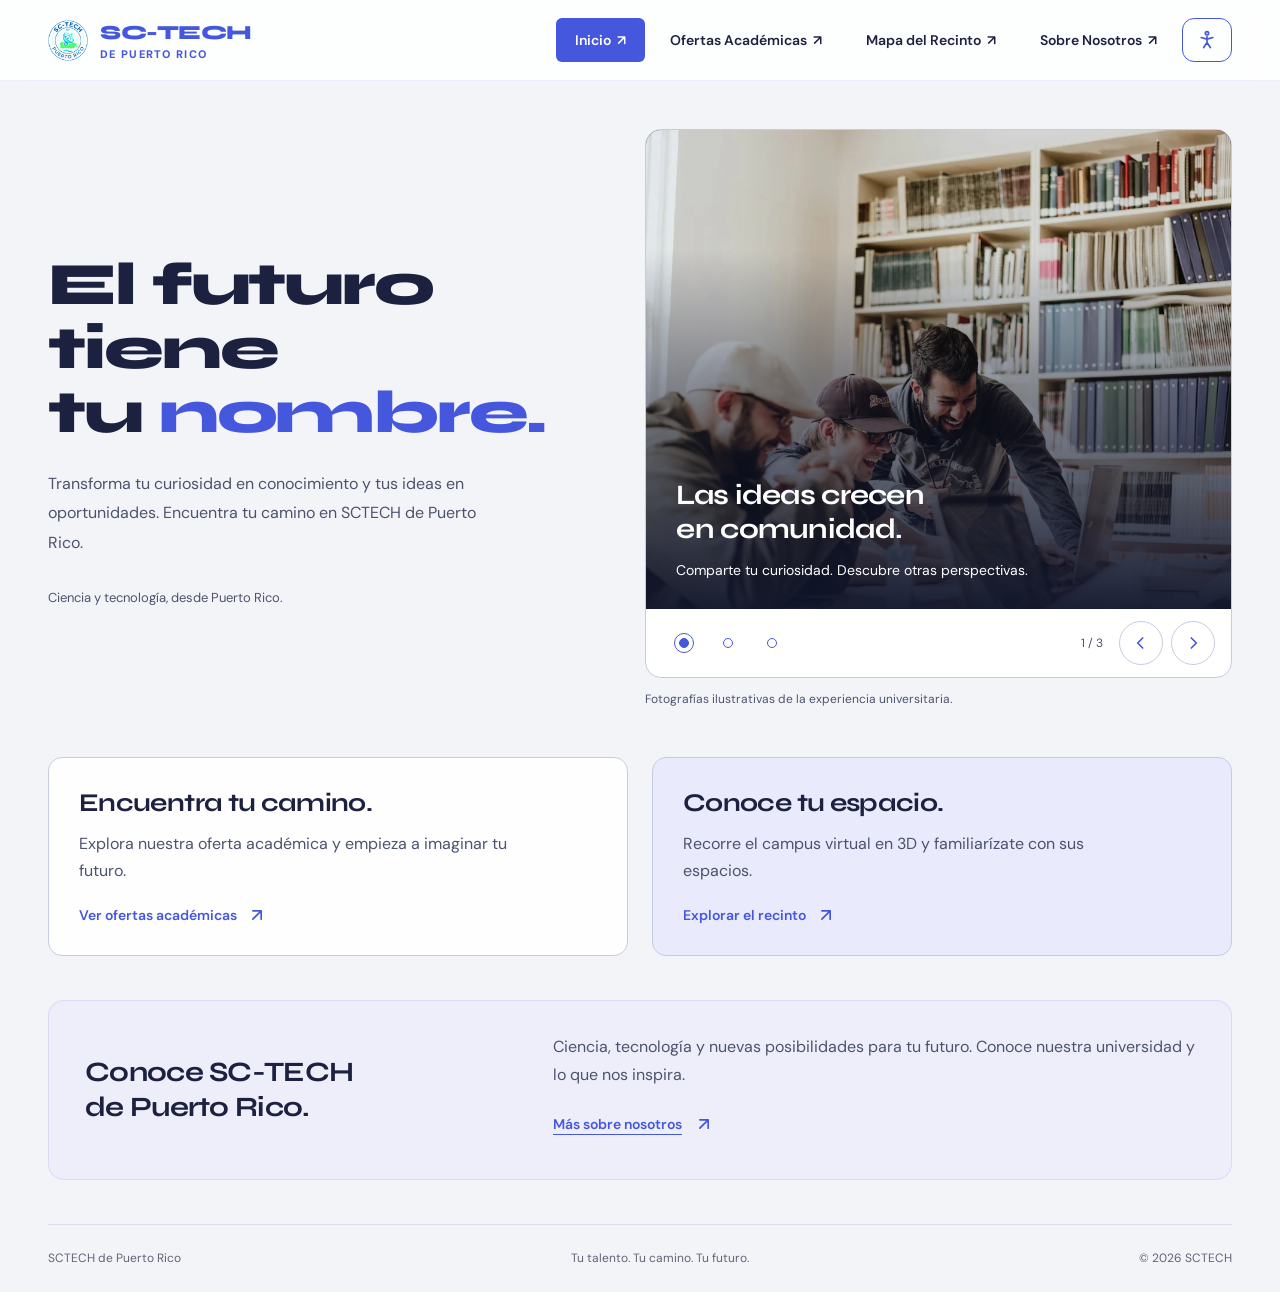
<file: index.html>
<!--
    Equipo de trabajo:
    Samuel - Programador
    Antonio - Graficos
    Jorge - Texto
    Jayden - Graficos
-->
<!DOCTYPE html>
<html lang="es">

<head>
  <meta charset="UTF-8">
  <meta name="viewport" content="width=device-width, initial-scale=1.0">
  <meta name="description"
    content="SC-TECH de Puerto Rico. Educación, innovación y nuevas posibilidades para tu futuro.">
  <title>SC-TECH de Puerto Rico</title>
  <link rel="stylesheet" href="assets/css/styles.css">
  <link rel="stylesheet" href="assets/css/home.css">
  <script src="assets/js/navbar.js" defer></script>
  <script src="assets/js/page-entry.js" defer></script>
  <script src="assets/js/accessibility.js" defer></script>
  <script src="assets/js/slideshow.js" defer></script>
  <script src="assets/js/i18n.js" defer></script>
</head>

<body>

  <!-- Script para validar y cargar modos de accesibilidad antes de que cargue el cuerpo; problema en FireFox -->
  <script>
    (function () {
      var dark = localStorage.getItem('theme_dark');
      var highVis = localStorage.getItem('theme_high_vis');
      var largeText = localStorage.getItem('theme_large_text');
      if (dark === 'true') document.documentElement.classList.add('dark-mode');
      if (highVis === 'true') document.documentElement.classList.add('disable-translucency');
      if (largeText === 'true') document.documentElement.classList.add('large-text');
    })();
  </script>

  <div class="page-loader" role="status" aria-label="Cargando SC-TECH de Puerto Rico" hidden>
    <div class="loader-content">
      <img class="loader-logo" src="assets/images/SC-Tech_Logo.png" alt="" width="72" height="73">
      <p class="loader-brand">SC-TECH<span>DE PUERTO RICO</span></p>
      <div class="loader-track" aria-hidden="true"><span></span></div>
      <p class="loader-caption">Tu próximo capítulo comienza aquí.</p>
    </div>
  </div>
  <header class="header">
    <a class="skip-link" href="#main-content" data-i18n="nav.skip">Ir al contenido</a>
    <nav class="header-nav" aria-label="Navegación principal">
      <!-- Integrated Brand / Logo -->
      <a class="brand" href="index.html">
        <span class="brand-icon">
          <img src="assets/images/SC-Tech_Logo.png" alt="" width="40" height="41">
        </span>
        <div class="brand-name">SC-TECH<span data-i18n="brand.sub">DE PUERTO RICO</span></div>
      </a>

      <!-- Barra de navegación -->
      <div class="nav-links">
        <a class="btn-nav-rounded active" href="index.html" aria-current="page"><span class="nav-label"
            data-i18n="nav.home">Inicio</span> <span aria-hidden="true">↗</span></a>
        <a class="btn-nav-rounded" href="pages/ofertas-academicas.html"><span class="nav-label"
            data-i18n="nav.programs">Ofertas Académicas</span>
          <span aria-hidden="true">↗</span></a>
        <a class="btn-nav-rounded" href="pages/Campus_Map.html"><span class="nav-label" data-i18n="nav.map">Mapa del
            Recinto</span> <span aria-hidden="true">↗</span></a>
        <a class="btn-nav-rounded" href="pages/about-us.html"><span class="nav-label" data-i18n="nav.about">Sobre
            Nosotros</span> <span aria-hidden="true">↗</span></a>

        <!-- Contenedor para botón de accesibilidad -->
        <div class="a11y-dropdown">
          <button type="button" class="btn-a11y" id="a11yToggle" aria-label="Opciones de accesibilidad"
            aria-expanded="false" aria-controls="a11yMenu">
            <svg class="icon" viewBox="0 0 24 24" aria-hidden="true">
              <circle cx="12" cy="4" r="2" />
              <path d="M12 8v7M5 9l7 2 7-2M12 15l-4 6M12 15l4 6" />
            </svg>
          </button>

          <div class="a11y-menu" id="a11yMenu" hidden>
            <p class="a11y-menu-title" data-i18n="a11y.title">Accesibilidad</p>
            <label class="a11y-option">
              <span data-i18n="a11y.darkmode">Modo Oscuro</span>
              <input type="checkbox" id="chkDarkMode">
            </label>
            <label class="a11y-option">
              <span data-i18n="a11y.highvis">Alta Visibilidad (Sin Transparencias)</span>
              <input type="checkbox" id="chkHighVisibility">
            </label>
            <label class="a11y-option">
              <span data-i18n="a11y.augtext">Texto Ampliado</span>
              <input type="checkbox" id="chkLargeText">
            </label>
            <label class="a11y-option">
              <span data-i18n="a11y.lang">Idioma (English)</span>
              <input type="checkbox" id="chkLanguage">
            </label>
          </div>
        </div>
      </div>
    </nav>
  </header>

  <main id="main-content" tabindex="-1">
    <section class="hero" aria-labelledby="hero-title">
      <div class="hero-text">
        <h1 id="hero-title" data-i18n-html="home.hero.title">El futuro tiene<br>tu <em>nombre.</em></h1>
        <p class="intro" data-i18n="home.hero.intro">Transforma tu curiosidad en conocimiento y tus ideas en
          oportunidades. Encuentra tu camino en
          SCTECH de Puerto Rico.</p>
        <p class="location" data-i18n="home.hero.loc">Ciencia y tecnología, desde Puerto Rico.</p>
      </div>

      <div class="hero-panel">
        <section class="slideshow" aria-roledescription="carrusel" aria-label="Aprender, descubrir y crear"
          data-slideshow>
          <!-- Full-bleed photos; their captions have a separate inset. -->
          <div class="slides" aria-live="off">
            <figure class="slide is-active" role="group" aria-roledescription="diapositiva" aria-label="1 de 3"
              data-slide>
              <img src="assets/images/home/comunidad.webp"
                alt="Estudiantes compartiendo ideas alrededor de una computadora en una biblioteca." width="1200"
                height="800" fetchpriority="high">
              <figcaption>
                <h2 data-i18n="home.fig1.tit">Las ideas crecen en comunidad.</h2>
                <p data-i18n="home.fig1.parr">Comparte tu curiosidad. Descubre otras perspectivas.</p>
              </figcaption>
            </figure>
            <figure class="slide" role="group" aria-roledescription="diapositiva" aria-label="2 de 3" aria-hidden="true"
              data-slide>
              <img src="assets/images/home/investigacion.webp"
                alt="Instrumentos de vidrio y pipetas en una mesa de laboratorio." width="1200" height="800">
              <figcaption>
                <h2 data-i18n="home.fig2.tit">Una pregunta abre nuevas posibilidades.</h2>
                <p data-i18n="home.fig2.parr">La ciencia empieza con las ganas de saber más.</p>
              </figcaption>
            </figure>
            <figure class="slide" role="group" aria-roledescription="diapositiva" aria-label="3 de 3" aria-hidden="true"
              data-slide>
              <img src="assets/images/home/tecnologia.webp"
                alt="Personas colaborando y señalando la pantalla de una computadora portátil." width="1200"
                height="800">
              <figcaption>
                <h2 data-i18n="home.fig3.tit">Imagina lo que puedes crear.</h2>
                <p data-i18n="home.fig3.parr">Acércate a la tecnología. Dale forma a tu próxima idea.</p>
              </figcaption>
            </figure>
          </div>
          <div class="slideshow-controls" hidden>
            <div class="slide-dots" aria-label="Seleccionar fotografía">
              <button type="button" class="slide-dot" aria-label="Mostrar foto 1: comunidad" aria-pressed="true"
                data-slide-to="0"></button>
              <button type="button" class="slide-dot" aria-label="Mostrar foto 2: ciencia" aria-pressed="false"
                data-slide-to="1"></button>
              <button type="button" class="slide-dot" aria-label="Mostrar foto 3: tecnología" aria-pressed="false"
                data-slide-to="2"></button>
            </div>
            <span class="slide-count" aria-hidden="true"><span data-slide-current>1</span> / 3</span>
            <div class="slide-buttons">
              <button type="button" class="slide-control" aria-label="Foto anterior" data-slide-prev><svg class="icon"
                  viewBox="0 0 24 24" aria-hidden="true">
                  <path d="m14 6-6 6 6 6" />
                </svg></button>
              <button type="button" class="slide-control" aria-label="Foto siguiente" data-slide-next><svg class="icon"
                  viewBox="0 0 24 24" aria-hidden="true">
                  <path d="m10 6 6 6-6 6" />
                </svg></button>
            </div>
          </div>
          <p class="sr-only" role="status" aria-live="polite" data-slide-status></p>
        </section>
        <p class="photo-note" data-i18n="home.gallery">Fotografías ilustrativas de la experiencia universitaria.</p>
      </div>
    </section>

    <section class="feature-links" aria-label="Explora SC-TECH">
      <a class="access-card" href="pages/ofertas-academicas.html">
        <h2 data-i18n="home.link1.tit">Encuentra tu camino.</h2>
        <p data-i18n="home.link1.parr">Explora nuestra oferta académica y empieza a imaginar tu futuro.</p>
        <span class="card-link"><span data-i18n="home.link1.sub">Ver ofertas académicas </span><svg class="icon"
            viewBox="0 0 24 24" aria-hidden="true">
            <path d="M7 17 17 7M7 7h10v10" />
          </svg></span>
      </a>
      <a class="access-card access-card-campus" href="pages/Campus_Map.html">
        <h2 data-i18n="home.link2.tit">Conoce tu espacio.</h2>
        <p data-i18n="home.link2.parr">Recorre el campus virtual en 3D y familiarízate con sus espacios.</p>
        <span class="card-link"><span data-i18n="home.link2.sub">Explorar el recinto </span><svg class="icon"
            viewBox="0 0 24 24" aria-hidden="true">
            <path d="M7 17 17 7M7 7h10v10" />
          </svg></span>
      </a>
    </section>

    <section class="banner-container" aria-labelledby="welcome-title">
      <h2 id="welcome-title" data-i18n-html="home.link3.tit">Conoce SC-TECH<br>de Puerto Rico.</h2>
      <div class="banner-copy">
        <p class="about-intro" data-i18n="home.link3.parr">Ciencia, tecnología y nuevas posibilidades para tu futuro.
          Conoce nuestra universidad y lo que nos inspira.</p>
        <a class="text-link" href="pages/about-us.html">
          <p data-i18n="home.link3.sub">Más sobre nosotros </p><svg class="icon" viewBox="0 0 24 24" aria-hidden="true">
            <path d="M7 17 17 7M7 7h10v10" />
          </svg>
        </a>
      </div>
    </section>
  </main>
  <footer>
    <span data-i18n="footer.lead">SCTECH de Puerto Rico</span>
    <span data-i18n="footer.tail">Tu talento. Tu camino. Tu futuro.</span>
    <span>© 2026 SCTECH</span>
  </footer>
</body>

</html>
</file>
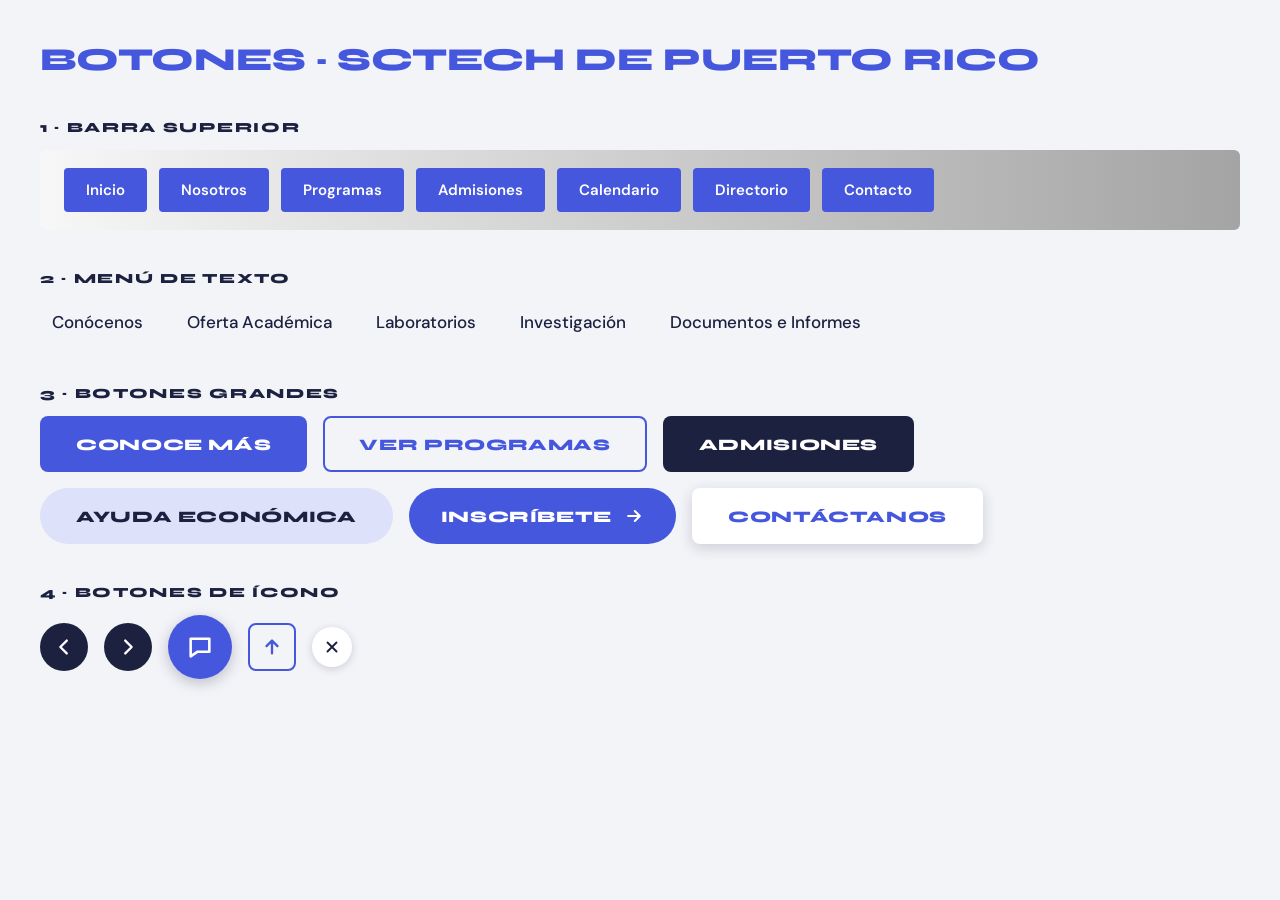
<file: Jayden_botones-sctech.html>
<!DOCTYPE html>
<html lang="es">
<head>
<meta charset="utf-8">
<meta name="viewport" content="width=device-width, initial-scale=1">
<title>Botones - Sctech de Puerto Rico</title>

<!-- ============================================================
     NOTA GENERAL
     - Cada botón tiene su propio comentario con su número y nombre.
     - Cada botón también tiene su propio "id" (ej: id="btn-inicio").
       Con ese id puedes cambiarle el estilo SOLO a ese botón en el CSS.
     - Para cambiar un color global, busca los colores en :root (abajo).
     ============================================================ -->

<!-- Fuente del título (la ancha y gruesa) y fuente del texto -->
<link href="https://fonts.googleapis.com/css2?family=Syne:wght@700;800&family=DM+Sans:wght@400;500;600&display=swap" rel="stylesheet">

<style>
  /* ---------- COLORES (cámbialos aquí y se actualizan todos) ---------- */
  :root {
    --azul: #4557DD;        /* azul principal del título */
    --azul-claro: #DDE1FA;  /* azul suave */
    --oscuro: #1c2140;      /* texto y botones oscuros */
    --blanco: #FFFFFF;
    --fondo: #F3F4F8;
  }

  body {
    margin: 0;
    padding: 40px;
    background: var(--fondo);
    color: var(--oscuro);
    font-family: 'DM Sans', system-ui, sans-serif;
  }

  h1 {
    font-family: 'Syne', sans-serif;
    font-weight: 800;
    text-transform: uppercase;
    color: var(--azul);
    margin: 0 0 32px;
  }

  h2 {
    font-family: 'Syne', sans-serif;
    font-weight: 800;
    font-size: 14px;
    letter-spacing: 0.12em;
    text-transform: uppercase;
    margin: 40px 0 14px;
  }

  /* Contenedor que agrupa botones en fila */
  .fila { display: flex; flex-wrap: wrap; gap: 12px; align-items: center; }

  /* Efecto al pasar el cursor y al usar el teclado (todos los botones) */
  button:hover { filter: brightness(0.9); }
  button:focus-visible { outline: 3px solid var(--oscuro); outline-offset: 3px; }
  button { cursor: pointer; }

  /* ============================================================
     ESTILO BASE 1: BOTONES DE LA BARRA SUPERIOR
     ============================================================ */
  .btn-nav {
    min-height: 44px;
    padding: 10px 22px;
    border: 0;
    border-radius: 4px;
    background: var(--azul);
    color: var(--blanco);
    font: 600 15px 'DM Sans', sans-serif;
  }
  .barra-superior {
    padding: 18px 24px;
    border-radius: 6px;
    background: linear-gradient(90deg, #F7F7F7, #A4A4A4); /* tu degradado gris */
  }

  /* ============================================================
     ESTILO BASE 2: BOTONES DE MENÚ DE TEXTO (con subrayado)
     ============================================================ */
  .btn-texto {
    min-height: 44px;
    padding: 8px 12px;
    background: transparent;
    border: 0;
    border-bottom: 3px solid transparent;
    color: var(--oscuro);
    font: 500 17px 'DM Sans', sans-serif;
  }
  .btn-texto:hover { border-bottom-color: var(--azul); filter: none; }

  /* ============================================================
     ESTILO BASE 3: BOTONES GRANDES (llamadas a la acción)
     ============================================================ */
  .btn-grande {
    min-height: 56px;
    padding: 16px 34px;
    border: 2px solid transparent;
    border-radius: 8px;
    font: 800 16px 'Syne', sans-serif;
    letter-spacing: 0.04em;
    text-transform: uppercase;
  }
  /* Variantes de color/forma, una por botón */
  .relleno   { background: var(--azul);       color: var(--blanco); }
  .borde     { background: transparent;       color: var(--azul); border-color: var(--azul); }
  .oscuro    { background: var(--oscuro);     color: var(--blanco); }
  .suave     { background: var(--azul-claro); color: var(--oscuro); border-radius: 999px; }
  .blanco    { background: var(--blanco);     color: var(--azul); box-shadow: 0 4px 14px rgba(28,33,64,.18); }
  .con-flecha { display: inline-flex; align-items: center; gap: 12px; border-radius: 999px; padding: 16px 30px; }

  /* ============================================================
     ESTILO BASE 4: BOTONES DE ÍCONO (redondos)
     ============================================================ */
  .btn-icono {
    display: flex; align-items: center; justify-content: center;
    width: 48px; height: 48px; padding: 0;
    border: 0; border-radius: 50%;
  }
  .btn-icono svg { width: 22px; height: 22px; }
</style>
</head>

<body>

<h1>Botones · Sctech de Puerto Rico</h1>


<!-- ############################################################
     GRUPO 1: BARRA SUPERIOR
     Cada botón de aquí usa la clase "btn-nav".
     ############################################################ -->
<h2>1 · Barra superior</h2>
<div class="fila barra-superior">

  <!-- BOTÓN 1.1: INICIO
       Lleva a la página principal. Cambia el texto entre las etiquetas. -->
  <button id="btn-inicio" class="btn-nav" type="button">Inicio</button>

  <!-- BOTÓN 1.2: NOSOTROS
       Información sobre Sctech. -->
  <button id="btn-nosotros" class="btn-nav" type="button">Nosotros</button>

  <!-- BOTÓN 1.3: PROGRAMAS
       Lista de programas de ciencias y tecnología. -->
  <button id="btn-programas" class="btn-nav" type="button">Programas</button>

  <!-- BOTÓN 1.4: ADMISIONES
       Información para entrar a la universidad. -->
  <button id="btn-admisiones" class="btn-nav" type="button">Admisiones</button>

  <!-- BOTÓN 1.5: CALENDARIO
       Calendario académico. -->
  <button id="btn-calendario" class="btn-nav" type="button">Calendario</button>

  <!-- BOTÓN 1.6: DIRECTORIO
       Contactos de profesores y oficinas. -->
  <button id="btn-directorio" class="btn-nav" type="button">Directorio</button>

  <!-- BOTÓN 1.7: CONTACTO
       Formulario o datos para comunicarse. -->
  <button id="btn-contacto" class="btn-nav" type="button">Contacto</button>

</div>


<!-- ############################################################
     GRUPO 2: MENÚ DE TEXTO
     Cada botón usa la clase "btn-texto" (se subraya al pasar el cursor).
     ############################################################ -->
<h2>2 · Menú de texto</h2>
<div class="fila" style="gap: 20px;">

  <!-- BOTÓN 2.1: CONÓCENOS -->
  <button id="btn-conocenos" class="btn-texto" type="button">Conócenos</button>

  <!-- BOTÓN 2.2: OFERTA ACADÉMICA -->
  <button id="btn-oferta" class="btn-texto" type="button">Oferta Académica</button>

  <!-- BOTÓN 2.3: LABORATORIOS -->
  <button id="btn-laboratorios" class="btn-texto" type="button">Laboratorios</button>

  <!-- BOTÓN 2.4: INVESTIGACIÓN -->
  <button id="btn-investigacion" class="btn-texto" type="button">Investigación</button>

  <!-- BOTÓN 2.5: DOCUMENTOS E INFORMES -->
  <button id="btn-documentos" class="btn-texto" type="button">Documentos e Informes</button>

</div>


<!-- ############################################################
     GRUPO 3: BOTONES GRANDES
     Todos usan "btn-grande" + una variante de color (relleno, borde, etc.).
     ############################################################ -->
<h2>3 · Botones grandes</h2>
<div class="fila" style="gap: 16px;">

  <!-- BOTÓN 3.1: CONOCE MÁS
       Variante "relleno": fondo azul, letras blancas. Es el botón principal. -->
  <button id="btn-conoce-mas" class="btn-grande relleno" type="button">Conoce más</button>

  <!-- BOTÓN 3.2: VER PROGRAMAS
       Variante "borde": solo contorno azul. Es el botón secundario. -->
  <button id="btn-ver-programas" class="btn-grande borde" type="button">Ver programas</button>

  <!-- BOTÓN 3.3: ADMISIONES (grande)
       Variante "oscuro": fondo azul oscuro. -->
  <button id="btn-admisiones-grande" class="btn-grande oscuro" type="button">Admisiones</button>

  <!-- BOTÓN 3.4: AYUDA ECONÓMICA
       Variante "suave": azul clarito y esquinas muy redondas (píldora). -->
  <button id="btn-ayuda" class="btn-grande suave" type="button">Ayuda económica</button>

  <!-- BOTÓN 3.5: INSCRÍBETE
       Variante "relleno" + "con-flecha": lleva un ícono de flecha (SVG) al lado del texto. -->
  <button id="btn-inscribete" class="btn-grande relleno con-flecha" type="button">
    Inscríbete
    <!-- Ícono de flecha: se dibuja con líneas, hereda el color del texto -->
    <svg width="20" height="20" viewBox="0 0 24 24" fill="none" stroke="currentColor" stroke-width="2.5" stroke-linecap="round" stroke-linejoin="round" aria-hidden="true"><path d="M5 12h14M13 6l6 6-6 6"/></svg>
  </button>

  <!-- BOTÓN 3.6: CONTÁCTANOS
       Variante "blanco": fondo blanco con sombra. Se ve bien sobre fondos grises. -->
  <button id="btn-contactanos" class="btn-grande blanco" type="button">Contáctanos</button>

</div>


<!-- ############################################################
     GRUPO 4: BOTONES DE ÍCONO
     Usan "btn-icono". Como no tienen texto, llevan aria-label
     (descripción para lectores de pantalla). No lo borres.
     ############################################################ -->
<h2>4 · Botones de ícono</h2>
<div class="fila" style="gap: 16px;">

  <!-- BOTÓN 4.1: FLECHA ANTERIOR (carrusel)
       Círculo oscuro con flecha hacia la izquierda. -->
  <button id="btn-anterior" class="btn-icono" type="button" aria-label="Anterior" style="background: var(--oscuro); color: var(--blanco);">
    <svg viewBox="0 0 24 24" fill="none" stroke="currentColor" stroke-width="2.5" stroke-linecap="round" stroke-linejoin="round" aria-hidden="true"><path d="M15 5l-7 7 7 7"/></svg>
  </button>

  <!-- BOTÓN 4.2: FLECHA SIGUIENTE (carrusel)
       Igual que el anterior pero apunta a la derecha. -->
  <button id="btn-siguiente" class="btn-icono" type="button" aria-label="Siguiente" style="background: var(--oscuro); color: var(--blanco);">
    <svg viewBox="0 0 24 24" fill="none" stroke="currentColor" stroke-width="2.5" stroke-linecap="round" stroke-linejoin="round" aria-hidden="true"><path d="M9 5l7 7-7 7"/></svg>
  </button>

  <!-- BOTÓN 4.3: CHAT DE AYUDA
       Círculo azul más grande (64px) con globo de chat. Normalmente va en la esquina inferior. -->
  <button id="btn-chat" class="btn-icono" type="button" aria-label="Abrir chat de ayuda" style="width: 64px; height: 64px; background: var(--azul); color: var(--blanco); box-shadow: 0 4px 14px rgba(28,33,64,.25);">
    <svg style="width: 28px; height: 28px;" viewBox="0 0 24 24" fill="none" stroke="currentColor" stroke-width="2.2" stroke-linecap="round" stroke-linejoin="round" aria-hidden="true"><path d="M4 5h16v11H10l-6 4z"/></svg>
  </button>

  <!-- BOTÓN 4.4: VOLVER ARRIBA
       Cuadrado con borde azul y flecha hacia arriba. -->
  <button id="btn-arriba" class="btn-icono" type="button" aria-label="Volver arriba" style="border: 2px solid var(--azul); border-radius: 8px; background: transparent; color: var(--azul);">
    <svg viewBox="0 0 24 24" fill="none" stroke="currentColor" stroke-width="2.5" stroke-linecap="round" stroke-linejoin="round" aria-hidden="true"><path d="M12 19V5M6 11l6-6 6 6"/></svg>
  </button>

  <!-- BOTÓN 4.5: CERRAR (X)
       Círculo blanco pequeño (40px) para cerrar ventanas o avisos. -->
  <button id="btn-cerrar" class="btn-icono" type="button" aria-label="Cerrar" style="width: 40px; height: 40px; background: var(--blanco); color: var(--oscuro); box-shadow: 0 2px 8px rgba(28,33,64,.18);">
    <svg style="width: 18px; height: 18px;" viewBox="0 0 24 24" fill="none" stroke="currentColor" stroke-width="2.5" stroke-linecap="round" aria-hidden="true"><path d="M6 6l12 12M18 6L6 18"/></svg>
  </button>

</div>

</body>
</html>
</file>
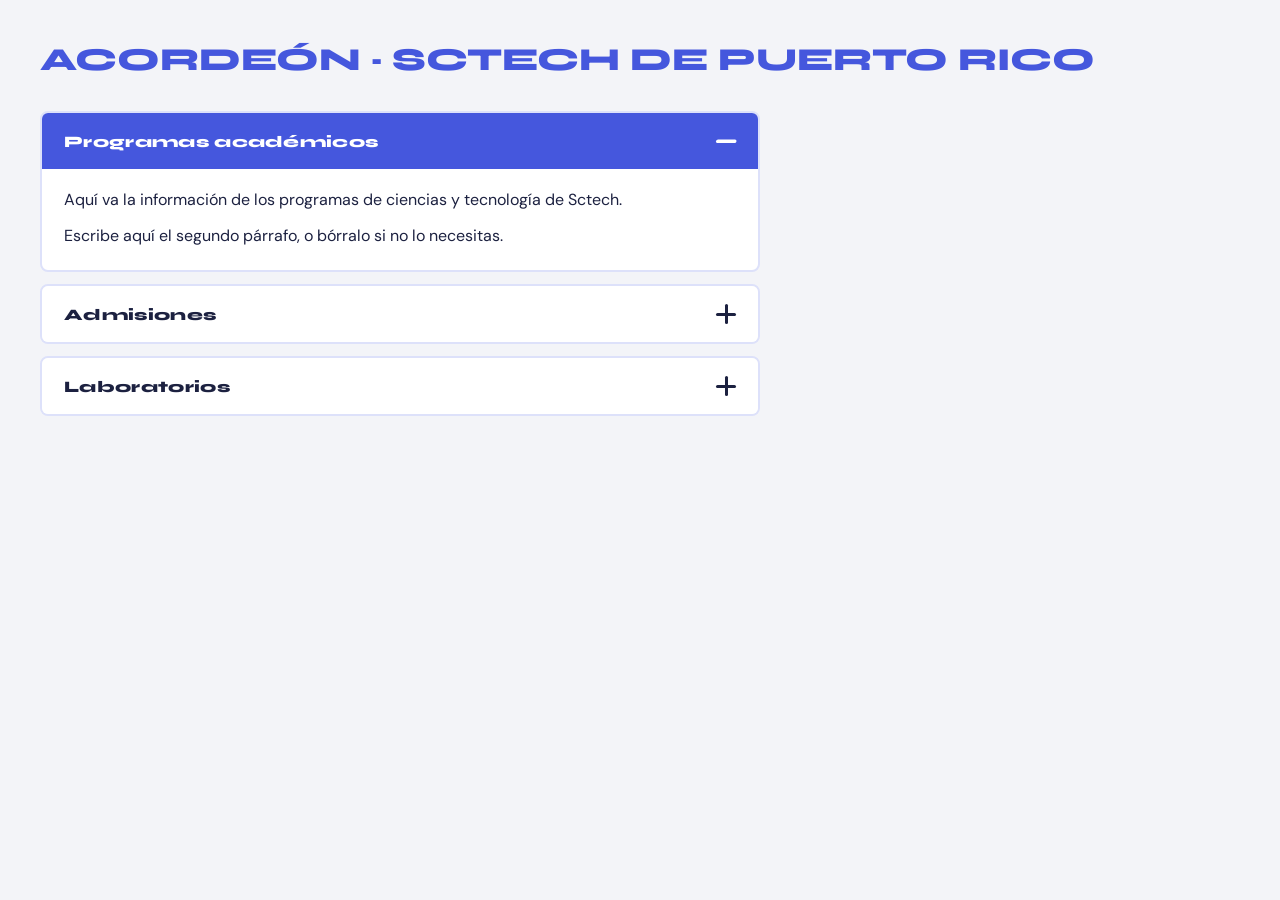
<file: examples/acordeon-sctech.html>
<!DOCTYPE html>
<html lang="es">
<head>
<meta charset="utf-8">
<meta name="viewport" content="width=device-width, initial-scale=1">
<title>Acordeón - Sctech de Puerto Rico</title>

<!-- ============================================================
     ACORDEÓN (sección que se expande y se contrae)

     CÓMO EDITAR (lo más importante):
       Busca los comentarios que dicen ">>> EDITA AQUÍ".
       Justo debajo de cada uno está el TEXTO que se muestra
       cuando se abre ESA palabra. Cámbialo ahí mismo.
       El título (la palabra) también se cambia en su botón.

     El archivo tiene 4 PASOS:
       PASO 1 (HTML) : la estructura  → botón + panel
       PASO 2 (CSS)  : el diseño      → colores, tamaños, ícono
       PASO 3 (CSS)  : la animación   → abrir y cerrar suave
       PASO 4 (JS)   : la función     → hace que el clic funcione
     ============================================================ -->

<link href="https://fonts.googleapis.com/css2?family=Syne:wght@700;800&family=DM+Sans:wght@400;500;600&display=swap" rel="stylesheet">

<style>
  /* ---------- COLORES (los mismos de los botones anteriores) ---------- */
  :root {
    --azul: #4557DD;
    --azul-claro: #DDE1FA;
    --oscuro: #1c2140;
    --blanco: #FFFFFF;
    --fondo: #F3F4F8;
  }

  body {
    margin: 0;
    padding: 40px;
    background: var(--fondo);
    color: var(--oscuro);
    font-family: 'DM Sans', system-ui, sans-serif;
  }

  h1 {
    font-family: 'Syne', sans-serif;
    font-weight: 800;
    text-transform: uppercase;
    color: var(--azul);
    margin: 0 0 32px;
  }

  /* Caja que agrupa todos los acordeones y limita su ancho */
  .acordeon-grupo {
    display: flex;
    flex-direction: column;
    gap: 12px;
    max-width: 720px;
  }

  /* ============================================================
     PASO 2 · DISEÑO
     ============================================================ */

  /* 2.1 · Cada acordeón completo (la tarjeta que envuelve botón + panel) */
  .acordeon {
    background: var(--blanco);
    border: 2px solid var(--azul-claro);
    border-radius: 8px;
    overflow: hidden;
  }

  /* 2.2 · El título que contiene el botón (sin márgenes extra) */
  .acordeon-titulo { margin: 0; }

  /* 2.3 · El botón que se toca para abrir/cerrar */
  .acordeon-btn {
    display: flex;
    justify-content: space-between;   /* palabra a la izquierda, ícono a la derecha */
    align-items: center;
    gap: 16px;
    width: 100%;
    min-height: 56px;
    padding: 14px 22px;
    border: 0;
    background: var(--blanco);
    color: var(--oscuro);
    font: 800 16px 'Syne', sans-serif;
    text-align: left;
    letter-spacing: 0.02em;
    cursor: pointer;
    transition: background 0.2s, color 0.2s;
  }
  .acordeon-btn:hover { background: var(--azul-claro); }
  .acordeon-btn:focus-visible { outline: 3px solid var(--oscuro); outline-offset: -3px; }

  /* 2.4 · Cuando el acordeón está ABIERTO (tiene la clase "abierto"),
     su botón se pone azul. El signo ">" significa "solo el hijo directo",
     así abrir uno NO pinta de azul a los de adentro. */
  .acordeon.abierto > .acordeon-titulo > .acordeon-btn {
    background: var(--azul);
    color: var(--blanco);
  }

  /* 2.5 · El ícono "+" (dos líneas: una horizontal y una vertical) */
  .acordeon-icono {
    position: relative;
    flex-shrink: 0;
    width: 20px;
    height: 20px;
  }
  .acordeon-icono::before,
  .acordeon-icono::after {
    content: "";
    position: absolute;
    background: currentColor;
    border-radius: 2px;
    transition: transform 0.3s;
  }
  .acordeon-icono::before { top: 9px; left: 0;   width: 20px; height: 3px; }  /* horizontal */
  .acordeon-icono::after  { top: 0;   left: 9px; width: 3px;  height: 20px; } /* vertical */

  /* Al abrir, la línea vertical gira: el "+" se convierte en "−" */
  .acordeon.abierto > .acordeon-titulo .acordeon-icono::after {
    transform: rotate(90deg);
  }

  /* 2.6 · El texto que aparece dentro del panel */
  .acordeon-contenido {
    padding: 18px 22px 22px;
    font-size: 16px;
    line-height: 1.6;
  }
  .acordeon-contenido p { margin: 0 0 10px; }
  .acordeon-contenido p:last-child { margin-bottom: 0; }

  /* 2.7 · Acordeón dentro de otro acordeón (jerarquía) */
  .acordeon-contenido .acordeon { margin-top: 12px; }

  /* ============================================================
     PASO 3 · ANIMACIÓN
     Truco: un panel con "grid" cambia de alto 0 → completo suavemente.
       cerrado = 0fr   (alto cero)
       abierto = 1fr   (alto completo)
     ============================================================ */

  /* 3.1 · Estado CERRADO (el normal) */
  .acordeon-panel {
    display: grid;
    grid-template-rows: 0fr;
    visibility: hidden;      /* el teclado no entra a contenido escondido */
    transition: grid-template-rows 0.3s ease, visibility 0.3s;
  }

  /* 3.2 · Estado ABIERTO: el acordeón tiene la clase "abierto".
     El ">" hace que solo se abra SU panel y no los de adentro. */
  .acordeon.abierto > .acordeon-panel {
    grid-template-rows: 1fr;
    visibility: visible;
  }

  /* 3.3 · Caja interna: overflow hidden + min-height 0
     para que el contenido se esconda cuando el alto es cero. */
  .acordeon-interior {
    overflow: hidden;
    min-height: 0;
  }

  /* Respeta a quien tiene desactivadas las animaciones en su dispositivo */
  @media (prefers-reduced-motion: reduce) {
    .acordeon-panel, .acordeon-icono::before, .acordeon-icono::after { transition: none; }
  }
</style>
</head>

<body>

<h1>Acordeón · Sctech de Puerto Rico</h1>

<div class="acordeon-grupo">

  <!-- ============================================================
       PASO 1 · ESTRUCTURA HTML
       Cada acordeón tiene 3 piezas:
         [A] el contenedor → <div class="acordeon">
         [B] el botón      → <button class="acordeon-btn">  (la palabra)
         [C] el panel      → <div class="acordeon-panel">   (la información)

       Para que un acordeón EMPIECE ABIERTO, agrégale la clase "abierto":
         <div class="acordeon abierto">
       ============================================================ -->


  <!-- ############ ACORDEÓN 1: PROGRAMAS ############ -->
  <div class="acordeon abierto">

    <h3 class="acordeon-titulo">
      <button class="acordeon-btn" type="button">
        <!-- >>> EDITA AQUÍ LA PALABRA (el título) -->
        Programas académicos
        <span class="acordeon-icono" aria-hidden="true"></span>
      </button>
    </h3>

    <div class="acordeon-panel">
      <div class="acordeon-interior">
        <div class="acordeon-contenido">
          <!-- >>> EDITA AQUÍ LA INFORMACIÓN DE "PROGRAMAS ACADÉMICOS"
               Cada <p> es un párrafo. Copia y pega otro <p> si necesitas más. -->
          <p>Aquí va la información de los programas de ciencias y tecnología de Sctech.</p>
          <p>Escribe aquí el segundo párrafo, o bórralo si no lo necesitas.</p>
        </div>
      </div>
    </div>
  </div>


  <!-- ############ ACORDEÓN 2: ADMISIONES ############ -->
  <div class="acordeon">

    <h3 class="acordeon-titulo">
      <button class="acordeon-btn" type="button">
        <!-- >>> EDITA AQUÍ LA PALABRA (el título) -->
        Admisiones
        <span class="acordeon-icono" aria-hidden="true"></span>
      </button>
    </h3>

    <div class="acordeon-panel">
      <div class="acordeon-interior">
        <div class="acordeon-contenido">
          <!-- >>> EDITA AQUÍ LA INFORMACIÓN DE "ADMISIONES" -->
          <p>Aquí van los requisitos y los pasos para solicitar admisión.</p>
        </div>
      </div>
    </div>
  </div>


  <!-- ############ ACORDEÓN 3: LABORATORIOS ############
       Este tiene acordeones ADENTRO (jerarquía). Funciona igual:
       se copia la misma estructura dentro de "acordeon-contenido". -->
  <div class="acordeon">

    <h3 class="acordeon-titulo">
      <button class="acordeon-btn" type="button">
        <!-- >>> EDITA AQUÍ LA PALABRA (el título) -->
        Laboratorios
        <span class="acordeon-icono" aria-hidden="true"></span>
      </button>
    </h3>

    <div class="acordeon-panel">
      <div class="acordeon-interior">
        <div class="acordeon-contenido">
          <!-- >>> EDITA AQUÍ EL TEXTO GENERAL DE "LABORATORIOS" -->
          <p>Selecciona un laboratorio para ver más detalles.</p>

          <!-- ---------- SUB-ACORDEÓN 3.1: ELECTRÓNICA ---------- -->
          <div class="acordeon">
            <h4 class="acordeon-titulo">
              <button class="acordeon-btn" type="button">
                <!-- >>> EDITA AQUÍ LA PALABRA -->
                Electrónica
                <span class="acordeon-icono" aria-hidden="true"></span>
              </button>
            </h4>
            <div class="acordeon-panel">
              <div class="acordeon-interior">
                <div class="acordeon-contenido">
                  <!-- >>> EDITA AQUÍ LA INFORMACIÓN DE "ELECTRÓNICA" -->
                  <p>Aquí va la información del laboratorio de electrónica.</p>
                </div>
              </div>
            </div>
          </div>

          <!-- ---------- SUB-ACORDEÓN 3.2: COMPUTADORAS ---------- -->
          <div class="acordeon">
            <h4 class="acordeon-titulo">
              <button class="acordeon-btn" type="button">
                <!-- >>> EDITA AQUÍ LA PALABRA -->
                Computadoras
                <span class="acordeon-icono" aria-hidden="true"></span>
              </button>
            </h4>
            <div class="acordeon-panel">
              <div class="acordeon-interior">
                <div class="acordeon-contenido">
                  <!-- >>> EDITA AQUÍ LA INFORMACIÓN DE "COMPUTADORAS" -->
                  <p>Aquí va la información del laboratorio de computadoras.</p>
                </div>
              </div>
            </div>
          </div>

        </div>
      </div>
    </div>
  </div>

</div>


<!-- ============================================================
     PASO 4 · JAVASCRIPT (la función que hace que funcione)
     No necesitas editar nada aquí. Este código:
       - le pone a cada acordeón su estado (abierto / cerrado)
       - escucha el clic en cada botón
       - abre SOLO el que tocaste y cierra los demás del mismo nivel
     ============================================================ -->
<script>
  /* 4.1 · FUNCIÓN: ponerEstado
     Abre o cierra UN acordeón.
       - classList.toggle  → agrega o quita la clase "abierto" (el CSS hace el resto)
       - aria-expanded     → avisa a lectores de pantalla si está abierto */
  function ponerEstado(acordeon, abrir) {
    const boton = acordeon.querySelector(':scope > .acordeon-titulo > .acordeon-btn');
    acordeon.classList.toggle('abierto', abrir);
    boton.setAttribute('aria-expanded', String(abrir));
  }

  /* 4.2 · FUNCIÓN: alAtocar
     Se ejecuta al hacer clic en un botón. */
  function alAtocar(acordeon) {
    const abrir = !acordeon.classList.contains('abierto');   // ¿estaba cerrado? entonces abrir

    // Si vamos a abrir este, cerramos los demás que están a su mismo nivel,
    // para que se vea información de UNA sola palabra a la vez.
    if (abrir) {
      acordeon.parentElement
        .querySelectorAll(':scope > .acordeon')
        .forEach(function (otro) {
          if (otro !== acordeon) ponerEstado(otro, false);
        });
    }

    ponerEstado(acordeon, abrir);
  }

  /* 4.3 · PREPARAR TODOS LOS ACORDEONES
     querySelectorAll busca cada ".acordeon" de la página.
     forEach recorre la lista y a cada uno le:
       a) conecta el botón con su panel (id + aria-controls), solo para accesibilidad
       b) deja su estado inicial (abierto si tiene la clase "abierto")
       c) le pone el "oído" de clic (addEventListener) */
  document.querySelectorAll('.acordeon').forEach(function (acordeon, numero) {
    const boton = acordeon.querySelector(':scope > .acordeon-titulo > .acordeon-btn');
    const panel = acordeon.querySelector(':scope > .acordeon-panel');

    panel.id = 'panel-' + numero;                       // a) nombre único para el panel
    boton.setAttribute('aria-controls', panel.id);

    ponerEstado(acordeon, acordeon.classList.contains('abierto'));   // b)

    boton.addEventListener('click', function () {       // c)
      alAtocar(acordeon);
    });
  });
</script>

</body>
</html>
</file>
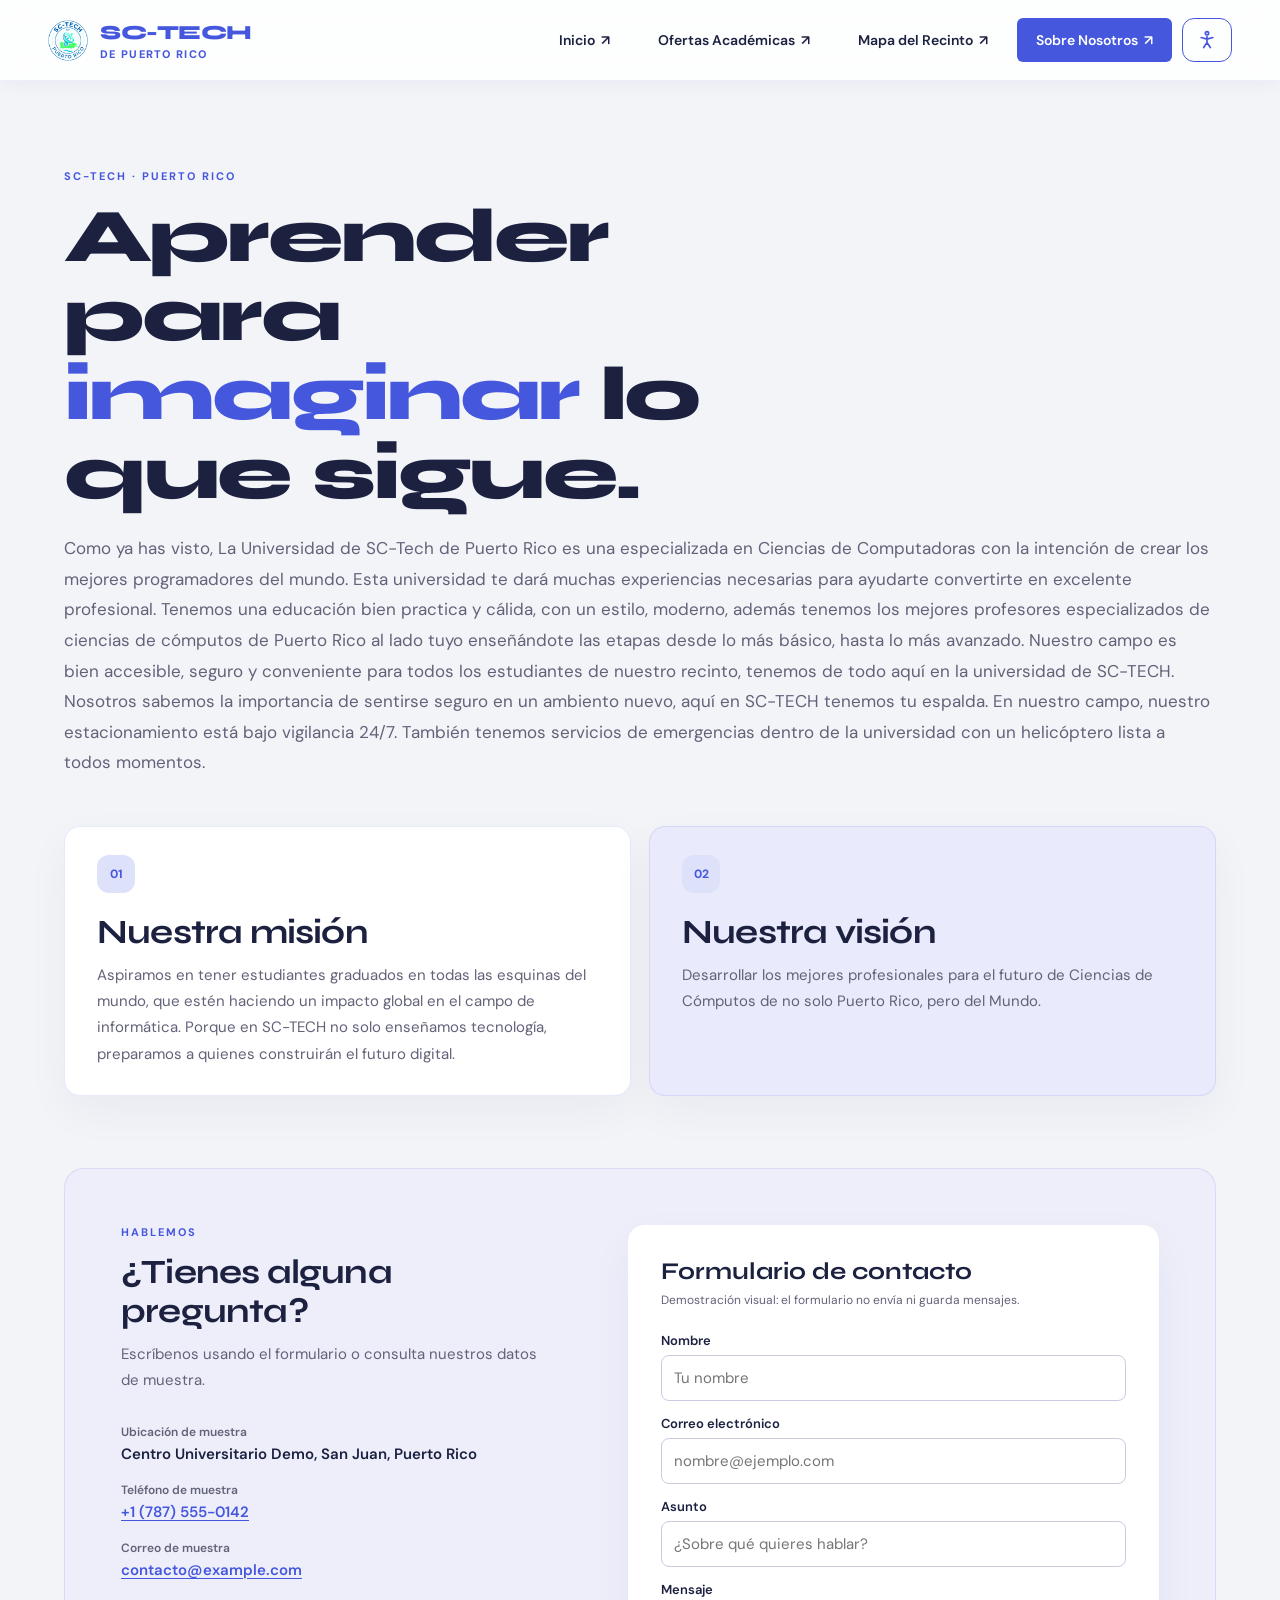
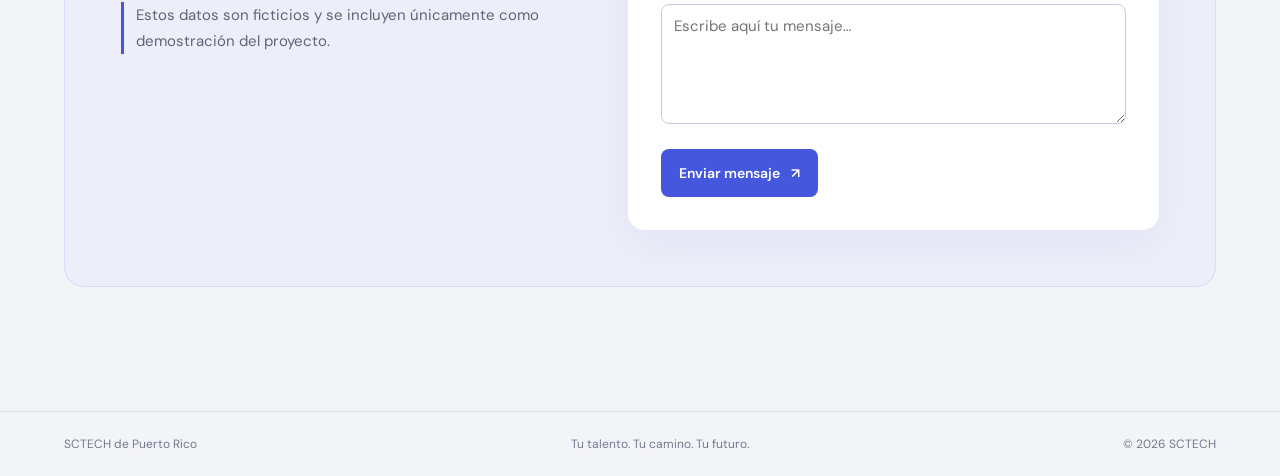
<file: pages/about-us.html>
<!--
    Equipo de trabajo:
    Julio - Programador
		Ricardo - Graficos
		Ihan - Texto
-->
<!DOCTYPE html>
<html lang="es">

<head>
	<meta charset="UTF-8">
	<meta name="viewport" content="width=device-width, initial-scale=1.0">
	<meta name="description" content="Sobre SC-TECH de Puerto Rico - Nuestra historia, misión y visión.">
	<title>About Us | SC-TECH de Puerto Rico</title>
	<link rel="stylesheet" href="../assets/css/about-us.css">
	<link rel="stylesheet" href="../assets/css/home.css">
	<script src="../assets/js/accessibility.js" defer></script>
	<script src="../assets/js/about_us.js" defer></script>
	<script src="../assets/js/i18n.js" defer></script>
</head>

<body>

	<!-- Script para validar y cargar modos de accesibilidad antes de que cargue el cuerpo -->
	<script>
		(function () {
			var dark = localStorage.getItem('theme_dark');
			var highVis = localStorage.getItem('theme_high_vis');
			var largeText = localStorage.getItem('theme_large_text');
			if (dark === 'true') document.documentElement.classList.add('dark-mode');
			if (highVis === 'true') document.documentElement.classList.add('disable-translucency');
			if (largeText === 'true') document.documentElement.classList.add('large-text');
		})();
	</script>

	<header class="header">
		<a class="skip-link" href="#main-content" data-i18n="nav.skip">Ir al contenido</a>
		<nav class="header-nav" aria-label="Navegación principal">
			<a class="brand" href="../index.html">
				<span class="brand-icon">
					<img src="../assets/images/SC-Tech_Logo.png" alt="College Logo" width="40" height="41">
				</span>
				<div class="brand-name">SC-TECH<span data-i18n="brand.sub">DE PUERTO RICO</span></div>
			</a>
			<div class="nav-links">
				<a class="btn-nav-rounded" href="../index.html"><span class="nav-label" data-i18n="nav.home">Inicio</span> <span
						aria-hidden="true">↗</span></a>
				<a class="btn-nav-rounded" href="ofertas-academicas.html"><span class="nav-label"
						data-i18n="nav.programs">Ofertas Académicas</span>
					<span aria-hidden="true">↗</span></a>
				<a class="btn-nav-rounded" href="Campus_Map.html"><span class="nav-label" data-i18n="nav.map">Mapa del
						Recinto</span> <span aria-hidden="true">↗</span></a>
				<a class="btn-nav-rounded active" href="about-us.html" aria-current="page"><span class="nav-label"
						data-i18n="nav.about">Sobre
						Nosotros</span> <span aria-hidden="true">↗</span></a>

				<!-- Contenedor para botón de accesibilidad -->
				<div class="a11y-dropdown">
					<button type="button" class="btn-a11y" id="a11yToggle" aria-label="Opciones de accesibilidad"
						aria-expanded="false" aria-controls="a11yMenu">
						<svg class="icon" viewBox="0 0 24 24" aria-hidden="true">
							<circle cx="12" cy="4" r="2" />
							<path d="M12 8v7M5 9l7 2 7-2M12 15l-4 6M12 15l4 6" />
						</svg>
					</button>

					<div class="a11y-menu" id="a11yMenu" hidden>
						<p class="a11y-menu-title" data-i18n="a11y.title">Accesibilidad</p>
						<label class="a11y-option">
							<span data-i18n="a11y.darkmode">Modo Oscuro</span>
							<input type="checkbox" id="chkDarkMode">
						</label>
						<label class="a11y-option">
							<span data-i18n="a11y.highvis">Alta Visibilidad (Sin Transparencias)</span>
							<input type="checkbox" id="chkHighVisibility">
						</label>
						<label class="a11y-option">
							<span data-i18n="a11y.augtext">Texto Ampliado</span>
							<input type="checkbox" id="chkLargeText">
						</label>
						<label class="a11y-option">
							<span data-i18n="a11y.lang">Idioma (English)</span>
							<input type="checkbox" id="chkLanguage">
						</label>
					</div>
				</div>
			</div>
		</nav>
	</header>

	<main id="main-content" tabindex="-1">
		<section class="about-hero" aria-labelledby="about-title">
			<p class="eyebrow">SC-TECH · PUERTO RICO</p>
			<h1 id="about-title" data-i18n-html="about.title">Aprender para <em>imaginar</em> lo que sigue.</h1>
			<p class="hero-copy">Como ya has visto, La Universidad de SC-Tech de Puerto Rico es una especializada en Ciencias
				de Computadoras con la intención de crear los mejores programadores del mundo. Esta universidad te dará muchas
				experiencias necesarias para ayudarte convertirte en excelente profesional. Tenemos una educación bien practica
				y cálida, con un estilo, moderno, además tenemos los mejores profesores especializados de ciencias de cómputos
				de Puerto Rico al lado tuyo enseñándote las etapas desde lo más básico, hasta lo más avanzado. Nuestro campo es
				bien accesible, seguro y conveniente para todos los estudiantes de nuestro recinto, tenemos de todo aquí en la
				universidad de SC-TECH. Nosotros sabemos la importancia de sentirse seguro en un ambiento nuevo, aquí en SC-TECH
				tenemos tu espalda. En nuestro campo, nuestro estacionamiento está bajo vigilancia 24/7. También tenemos
				servicios de emergencias dentro de la universidad con un helicóptero lista a todos momentos. </p>
		</section>

		<section class="about-grid" aria-label="Conoce SC-TECH">
			<article class="about-card">
				<span class="card-number" aria-hidden="true">01</span>
				<h2>Nuestra misión</h2>
				<p>Aspiramos en tener estudiantes graduados en todas las esquinas del mundo, que estén haciendo un impacto
					global en el campo de informática. Porque en SC-TECH no solo enseñamos tecnología, preparamos a quienes
					construirán el futuro digital.</p>
			</article>
			<article class="about-card about-card-accent">
				<span class="card-number" aria-hidden="true">02</span>
				<h2>Nuestra visión</h2>
				<p>Desarrollar los mejores profesionales para el futuro de Ciencias de Cómputos de no solo Puerto Rico, pero del
					Mundo.</p>
			</article>
		</section>

		<section class="contact-section" aria-labelledby="contact-title">
			<div class="contact-details">
				<p class="eyebrow">HABLEMOS</p>
				<h2 id="contact-title">¿Tienes alguna pregunta?</h2>
				<p>Escríbenos usando el formulario o consulta nuestros datos de muestra.</p>
				<dl class="contact-list">
					<div>
						<dt>Ubicación de muestra</dt>
						<dd>Centro Universitario Demo, San Juan, Puerto Rico</dd>
					</div>
					<div>
						<dt>Teléfono de muestra</dt>
						<dd><a href="tel:+17875550142">+1 (787) 555-0142</a></dd>
					</div>
					<div>
						<dt>Correo de muestra</dt>
						<dd><a href="mailto:contacto@example.com">contacto@example.com</a></dd>
					</div>
				</dl>
				<p class="demo-note">Estos datos son ficticios y se incluyen únicamente como demostración del proyecto.</p>
			</div>

			<form class="contact-form" id="contactForm">
				<h3>Formulario de contacto</h3>
				<p class="form-note">Demostración visual: el formulario no envía ni guarda mensajes.</p>
				<label for="name">Nombre</label>
				<input id="name" name="name" type="text" placeholder="Tu nombre" autocomplete="name" required>
				<label for="email">Correo electrónico</label>
				<input id="email" name="email" type="email" placeholder="nombre@ejemplo.com" autocomplete="email" required>
				<label for="subject">Asunto</label>
				<input id="subject" name="subject" type="text" placeholder="¿Sobre qué quieres hablar?" required>
				<label for="message">Mensaje</label>
				<textarea id="message" name="message" rows="4" placeholder="Escribe aquí tu mensaje…" required></textarea>
				<button class="submit-button" type="submit">Enviar mensaje <span aria-hidden="true">↗</span></button>
				<p class="form-status" id="formStatus" role="status" aria-live="polite"></p>
			</form>
		</section>
	</main>

	<button type="button" class="back-to-top" id="backToTop" aria-label="Volver arriba" title="Volver arriba">
		<svg width="20" height="20" viewBox="0 0 24 24" fill="none" stroke="currentColor" stroke-width="2.5"
			stroke-linecap="round" stroke-linejoin="round" aria-hidden="true">
			<path d="M12 19V5" />
			<path d="m5 12 7-7 7 7" />
		</svg>
	</button>

	<footer>
		<span data-i18n="footer.lead">SCTECH de Puerto Rico</span>
		<span data-i18n="footer.tail">Tu talento. Tu camino. Tu futuro.</span>
		<span>© 2026 SCTECH</span>
	</footer>

</body>

</html>
</file>
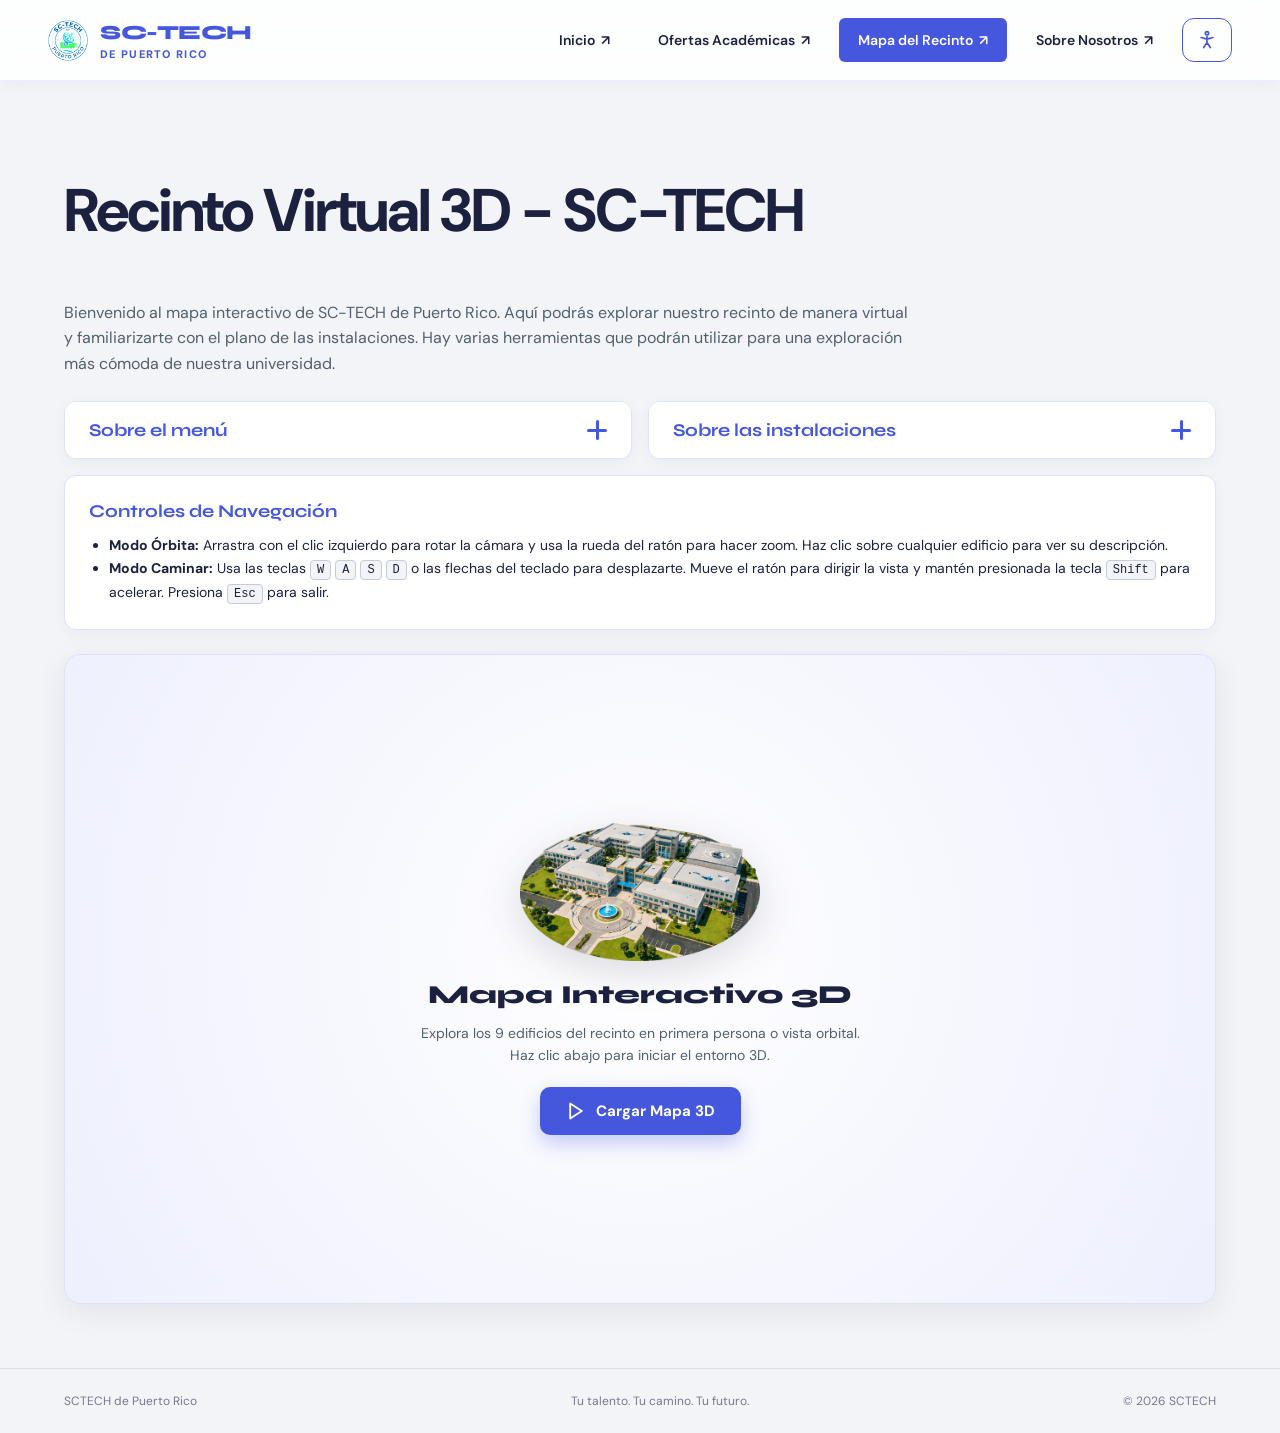
<file: pages/Campus_Map.html>
<!--
    Equipo de trabajo:
    Josean - Programador
		Alexander - Programador
		Alexander - Graficos
		Christian - Texto
-->
<!DOCTYPE html>
<html lang="es">

<head>
	<meta charset="UTF-8">
	<meta name="viewport" content="width=device-width, initial-scale=1.0">
	<meta name="description"
		content="Campus Map de SC-TECH de Puerto Rico.Explora las instalaciones y edificios del recinto.">
	<title>Campus Map | SC-TECH de Puerto Rico</title>
	<link rel="stylesheet" href="../assets/css/Campus_Map.css">
	<link rel="stylesheet" href="../assets/css/home.css">
	<script src="../assets/js/accessibility.js" defer></script>
	<script src="../assets/js/acordeon_Jayden.js" defer></script>
	<script src="../assets/js/i18n.js" defer></script>
</head>

<body>

	<!-- Script para validar y cargar modos de accesibilidad antes de que cargue el cuerpo; problema en FireFox -->
	<script>
		(function () {
			var dark = localStorage.getItem('theme_dark');
			var highVis = localStorage.getItem('theme_high_vis');
			var largeText = localStorage.getItem('theme_large_text');
			if (dark === 'true') document.documentElement.classList.add('dark-mode');
			if (highVis === 'true') document.documentElement.classList.add('disable-translucency');
			if (largeText === 'true') document.documentElement.classList.add('large-text');
		})();
	</script>

	<header class="header">
		<a class="skip-link" href="#main-content" data-i18n="nav.skip">Ir al contenido</a>
		<nav class="header-nav" aria-label="Navegación principal">
			<a class="brand" href="../index.html">
				<span class="brand-icon">
					<img src="../assets/images/SC-Tech_Logo.png" alt="College Logo" width="40" height="41">
				</span>
				<div class="brand-name">SC-TECH<span data-i18n="brand.sub">DE PUERTO RICO</span></div>
			</a>
			<div class="nav-links">
				<a class="btn-nav-rounded" href="../index.html"><span class="nav-label" data-i18n="nav.home">Inicio</span> <span
						aria-hidden="true">↗</span></a>
				<a class="btn-nav-rounded" href="ofertas-academicas.html"><span class="nav-label"
						data-i18n="nav.programs">Ofertas Académicas</span>
					<span aria-hidden="true">↗</span></a>
				<a class="btn-nav-rounded active" href="Campus_Map.html" aria-current="page"><span class="nav-label"
						data-i18n="nav.map">Mapa del
						Recinto</span> <span aria-hidden="true">↗</span></a>
				<a class="btn-nav-rounded" href="about-us.html"><span class="nav-label" data-i18n="nav.about">Sobre
						Nosotros</span> <span aria-hidden="true">↗</span></a>

				<!-- Contenedor para botón de accesibilidad -->
				<div class="a11y-dropdown">
					<button type="button" class="btn-a11y" id="a11yToggle" aria-label="Opciones de accesibilidad"
						aria-expanded="false" aria-controls="a11yMenu">
						<svg class="icon" viewBox="0 0 24 24" aria-hidden="true">
							<circle cx="12" cy="4" r="2" />
							<path d="M12 8v7M5 9l7 2 7-2M12 15l-4 6M12 15l4 6" />
						</svg>
					</button>

					<div class="a11y-menu" id="a11yMenu" hidden>
						<p class="a11y-menu-title" data-i18n="a11y.title">Accesibilidad</p>
						<label class="a11y-option">
							<span data-i18n="a11y.darkmode">Modo Oscuro</span>
							<input type="checkbox" id="chkDarkMode">
						</label>
						<label class="a11y-option">
							<span data-i18n="a11y.highvis">Alta Visibilidad (Sin Transparencias)</span>
							<input type="checkbox" id="chkHighVisibility">
						</label>
						<label class="a11y-option">
							<span data-i18n="a11y.augtext">Texto Ampliado</span>
							<input type="checkbox" id="chkLargeText">
						</label>
						<label class="a11y-option">
							<span data-i18n="a11y.lang">Idioma (English)</span>
							<input type="checkbox" id="chkLanguage">
						</label>
					</div>
				</div>
			</div>
		</nav>
	</header>

	<main id="main-content" tabindex="-1">
		<!-- Contenedor para el texto descriptivo -->
		<section>
			<h1>Recinto Virtual 3D - SC-TECH</h1>
			<p class="intro-lead">
				Bienvenido al mapa interactivo de SC-TECH de Puerto Rico. Aquí podrás explorar nuestro recinto de manera virtual
				y familiarizarte con el plano de las instalaciones. Hay varias herramientas que podrán utilizar para una
				exploración más cómoda de nuestra universidad.
			</p>

			<!-- Acordeon por Jayden, esta area detalla el mapa, descripción por Cristian-->
			<div class="acordeon-grupo">

				<!-- ############ ACORDEÓN 1: Acciones del menu ############ -->
				<div class="acordeon">

					<h3 class="acordeon-titulo">
						<button class="acordeon-btn" type="button">
							<!-- >>> EDITA AQUÍ LA PALABRA (el título) -->
							Sobre el menú
							<span class="acordeon-icono" aria-hidden="true"></span>
						</button>
					</h3>

					<div class="acordeon-panel">
						<div class="acordeon-interior">
							<div class="acordeon-contenido">
								<!-- >>> EDITA AQUÍ LA INFORMACIÓN DE "PROGRAMAS ACADÉMICOS"
               Cada <p> es un párrafo. Copia y pega otro <p> si necesitas más. -->
								<p>Aquí podrás conocer sobre las funciones del menú interactivo en el mapa:</p>
								<ul>
									<li>
										<b>Vista mapa/orbita:</b>
										<p>
											Aquí podrás visualizar todo el recinto y podrás interactuar para acercar, disminuir y mover.
										</p>
										<hr>
									</li>
									<li>
										<b>Caminar por el recinto:</b>
										<p>
											Entrarás en perspectiva en primera persona y podrás moverte por todo el mapa para observar todo el
											recinto.
										</p>
										<hr>
									</li>
									<li>
										<b>Volver a vista general:</b>
										<p>
											Restaurará la cámara a la vista mapa/órbita.
										</p>
										<hr>
									</li>
									<li>
										<b>Mostrar/Ocultar Rotulos:</b>
										<p>
											Mostrará u ocultará las marcas de identificación de los edificios del recinto.
										</p>
										<hr>
									</li>
									<li>
										<b>Modo dia/noche:</b>
										<p>
											Cambiará el estado del mapa a día o a noche, cambiando la iluminación.
										</p>
									</li>
								</ul>
							</div>
						</div>
					</div>
				</div>

				<!-- ############ ACORDEÓN 2: sobre las instalaciones ############ -->
				<div class="acordeon">

					<h3 class="acordeon-titulo">
						<button class="acordeon-btn" type="button">
							<!-- >>> EDITA AQUÍ LA PALABRA (el título) -->
							Sobre las instalaciones
							<span class="acordeon-icono" aria-hidden="true"></span>
						</button>
					</h3>

					<div class="acordeon-panel">
						<div class="acordeon-interior">
							<div class="acordeon-contenido">
								<!-- >>> EDITA AQUÍ LA INFORMACIÓN DE "PROGRAMAS ACADÉMICOS"
               Cada <p> es un párrafo. Copia y pega otro <p> si necesitas más. -->
								<p>Aquí podrás conocer sobre los edificios que forman nuestro recinto;
									Este terreno consta de 9 edificios en los que se encontraran:
								</p>
								<p>
								<ul>
									<li>
										<b>Estacionamiento y seguridad:</b>
										<p>
											Aquí se encontrara la seguridad del recinto como guardias de seguridad y vigilancia y las áreas de
											estacionamiento.
										</p>
										<hr>
									</li>
									<li>
										<b>Servicios de emergencia:</b>
										<p>
											Aquí se encontrara la área de enfermería en casos de emergencia para que puedan ser rápidamente
											atendidos.
										</p>
										<hr>
									</li>
									<li>
										<b>Administracion:</b>
										<p>
											Aquí se encontrará la Administración de Empresas, Contabilidad, Finanzas, Facultad Académica, en
											donde se ayudará al estudiante con todo el tema de la economía.
										</p>
										<hr>
									</li>
									<li>
										<b>Torre de vigilancia:</b>
										<p>
											Aquí se encuentra parte de seguridad para la vigilancia y monitoreo del recinto.
										</p>
										<hr>
									</li>
									<li>
										<b>Edificio central:</b>
										<p>
											Aquí se encuentra el admisiones y servicio estudiantil para ayudar y solucionar toda pregunta y
											problema que tengan los estudiantes y matrícula de estudiantes.
										</p>
										<hr>
									</li>
									<li>
										<b>Alas adminitrativa este:</b>
										<p>
											Aquí se encontrará administración, decanato, asuntos académicos, recursos humanos para ayudar a
											los estudiantes en temas académicos.
										</p>
										<hr>
									</li>
									<li>
										<b>Ala académica oeste:</b>
										<p>
											Aquí se encontrará el área de ingeniería, ciencias naturales y laboratorios académicos.
										</p>
										<hr>
									</li>
									<li>
										<b>Aulas de clase:</b>
										<p>
											Aquí se encontrarán las aulas de clase de todos los cursos que ofrece este recinto.
										</p>
									</li>
								</ul>
								</p>
							</div>
						</div>
					</div>
				</div>
			</div>



			<!-- Area para instrucciones sobre los controles del mapa -->
			<div class="instructions-card">
				<h2>Controles de Navegación</h2>
				<ul>
					<li><strong>Modo Órbita:</strong> Arrastra con el clic izquierdo para rotar la cámara y usa la rueda del
						ratón
						para hacer zoom. Haz clic sobre cualquier edificio para ver su descripción.</li>
					<li><strong>Modo Caminar:</strong> Usa las teclas <kbd>W</kbd> <kbd>A</kbd> <kbd>S</kbd> <kbd>D</kbd> o las
						flechas del teclado para desplazarte. Mueve el ratón para dirigir la vista y mantén presionada la tecla
						<kbd>Shift</kbd> para acelerar. Presiona <kbd>Esc</kbd> para salir.
					</li>
				</ul>
			</div>
		</section>

		<!--
			Uso de iframe para integrar mapa virtual 
			Referencias:	https://www.w3schools.com/tags/tag_iframe.asp
										https://www.w3schools.com/html/html_iframe.asp
		-->
		<section class="map-wrapper" id="mapContainer">
			<div class="map-overlay" id="mapOverlay">
				<div class="map-overlay-content">
					<img src="../assets/images/ofertas/Campus_Building.png" alt="Vista previa del recinto SC-TECH"
						class="map-preview-img">
					<h2>Mapa Interactivo 3D</h2>
					<p>Explora los 9 edificios del recinto en primera persona o vista orbital. Haz clic abajo para iniciar el
						entorno 3D.</p>
					<button type="button" class="btn-load-map" id="btnLoadMap">
						<svg width="20" height="20" viewBox="0 0 24 24" fill="none" stroke="currentColor" stroke-width="2.2"
							stroke-linecap="round" stroke-linejoin="round" aria-hidden="true">
							<polygon points="5 3 19 12 5 21 5 3"></polygon>
						</svg>
						Cargar Mapa 3D
					</button>
				</div>
			</div>

			<iframe id="virtualMapFrame" data-src="mapa-virtual.html" title="Map 3D Interactivo de SC-Tech" allow="fullscreen"
				hidden>
			</iframe>
		</section>
	</main>

	<footer>
		<span data-i18n="footer.lead">SCTECH de Puerto Rico</span>
		<span data-i18n="footer.tail">Tu talento. Tu camino. Tu futuro.</span>
		<span>© 2026 SCTECH</span>
	</footer>

	<script>
		(function () {
			const btnLoadMap = document.getElementById('btnLoadMap');
			const mapOverlay = document.getElementById('mapOverlay');
			const mapFrame = document.getElementById('virtualMapFrame');

			if (!btnLoadMap || !mapOverlay || !mapFrame) return;

			btnLoadMap.addEventListener('click', function () {
				btnLoadMap.disabled = true;
				btnLoadMap.textContent = 'Cargando entorno 3D…';

				// Reveal iframe and assign src to start 3D initialization
				mapFrame.hidden = false;
				mapFrame.src = mapFrame.dataset.src;

				// Fade out overlay once the iframe finishes loading
				mapFrame.addEventListener('load', function () {
					mapOverlay.classList.add('is-hidden');
					setTimeout(function () {
						mapOverlay.remove();
					}, 350);
				}, { once: true });
			});
		})();
	</script>

</body>

</html>
</file>
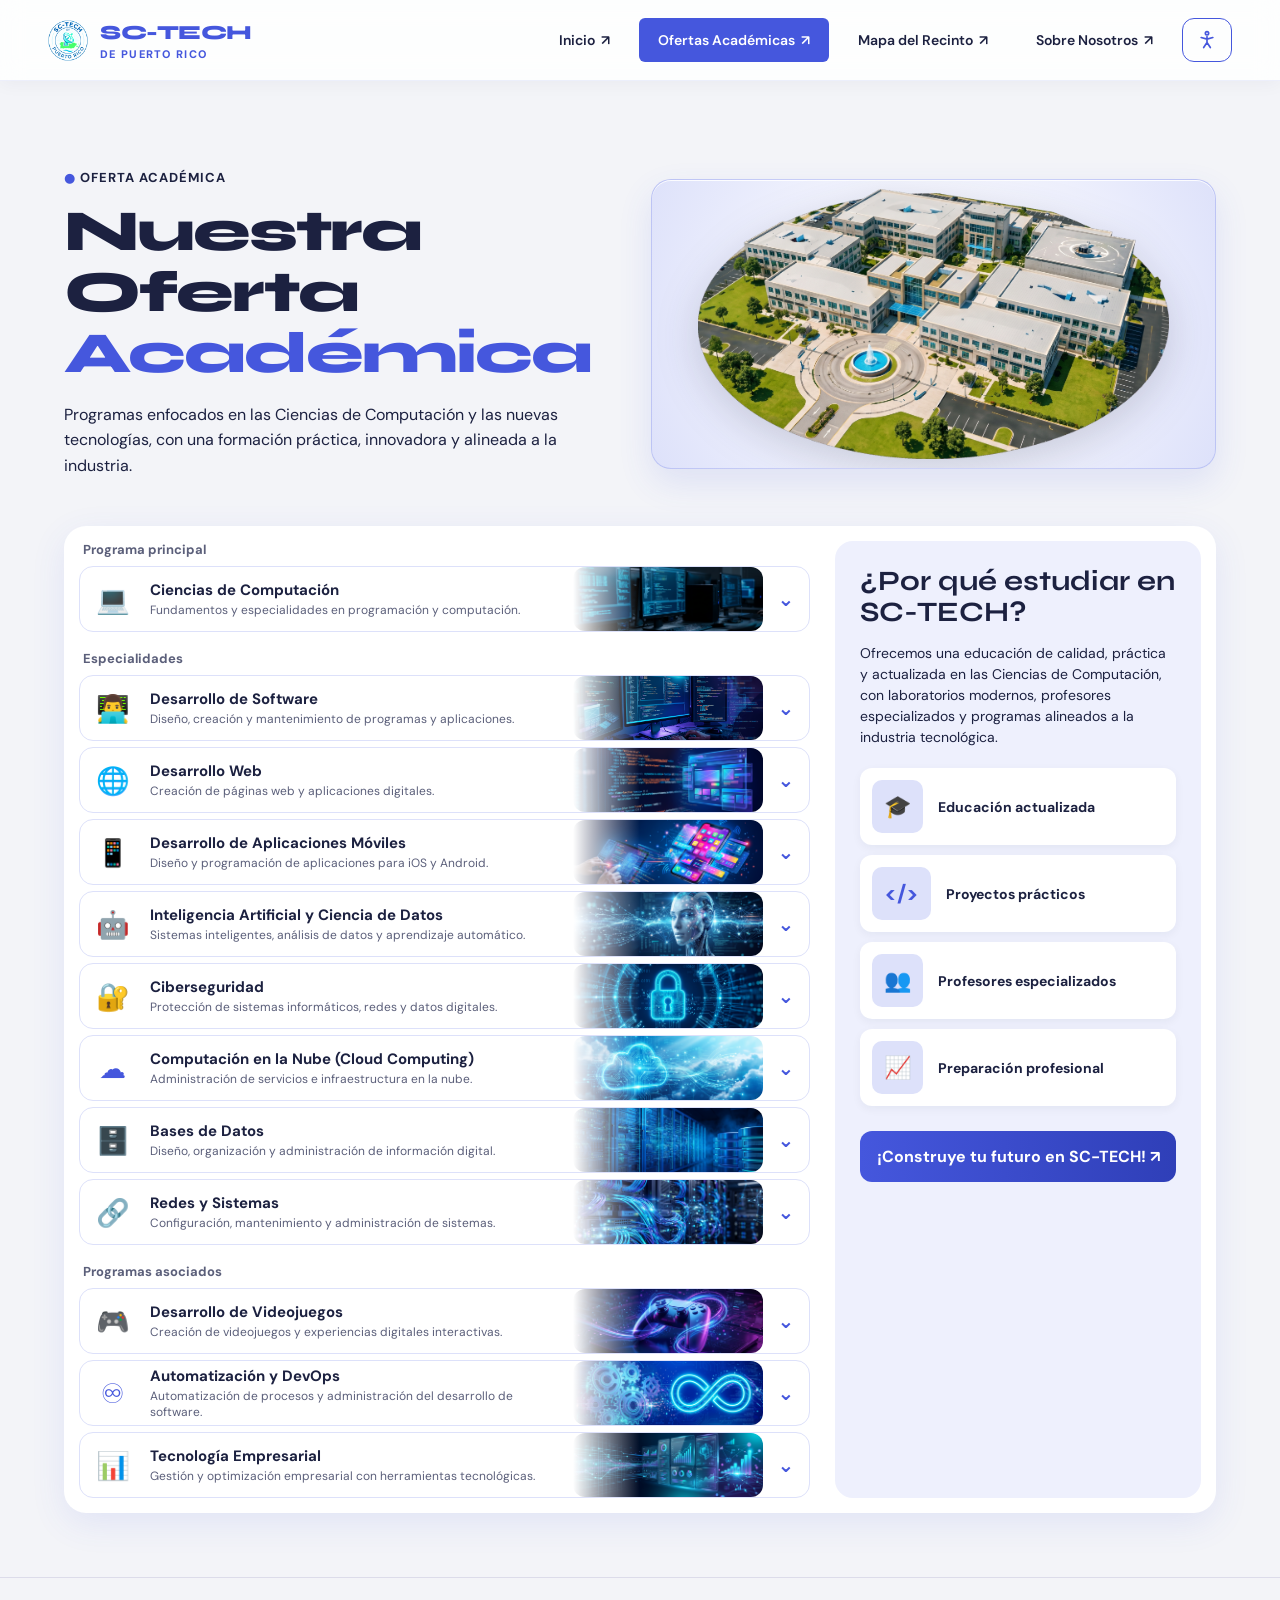
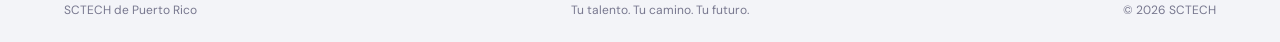
<file: pages/ofertas-academicas.html>
<!--
    Equipo de trabajo:
    Anjuan - Programador
		Raynaldo - Texto
		Yadiel - Graficos
-->
<!DOCTYPE html>
<html lang="es">

<head>
	<meta charset="UTF-8">
	<meta name="viewport" content="width=device-width, initial-scale=1.0">
	<meta name="description" content="Ofertas Académicas de SC-TECH de Puerto Rico - Explora nuestros programas.">
	<title>Ofertas Académicas | SC-TECH de Puerto Rico</title>
	<link rel="stylesheet" href="../assets/css/ofertas-academicas.css">
	<link rel="stylesheet" href="../assets/css/home.css">
	<script src="../assets/js/accessibility.js" defer></script>
	<script src="../assets/js/ofertas-academicas.js" defer></script>
	<script src="../assets/js/i18n.js" defer></script>
</head>

<body>

	<!-- Script para validar y cargar modos de accesibilidad antes de que cargue el cuerpo -->
	<script>
		(function () {
			var dark = localStorage.getItem('theme_dark');
			var highVis = localStorage.getItem('theme_high_vis');
			var largeText = localStorage.getItem('theme_large_text');
			if (dark === 'true') document.documentElement.classList.add('dark-mode');
			if (highVis === 'true') document.documentElement.classList.add('disable-translucency');
			if (largeText === 'true') document.documentElement.classList.add('large-text');
		})();
	</script>

	<header class="header">
		<a class="skip-link" href="#main-content" data-i18n="nav.skip">Ir al contenido</a>
		<nav class="header-nav" aria-label="Navegación principal">
			<a class="brand" href="../index.html">
				<span class="brand-icon">
					<img src="../assets/images/SC-Tech_Logo.png" alt="College Logo" width="40" height="41">
				</span>
				<div class="brand-name">SC-TECH<span data-i18n="brand.sub">DE PUERTO RICO</span></div>
			</a>
			<div class="nav-links">
				<a class="btn-nav-rounded" href="../index.html"><span class="nav-label" data-i18n="nav.home">Inicio</span> <span
						aria-hidden="true">↗</span></a>
				<a class="btn-nav-rounded active" href="ofertas-academicas.html" aria-current="page"><span class="nav-label"
						data-i18n="nav.programs">Ofertas Académicas</span>
					<span aria-hidden="true">↗</span></a>
				<a class="btn-nav-rounded" href="Campus_Map.html"><span class="nav-label" data-i18n="nav.map">Mapa del
						Recinto</span> <span aria-hidden="true">↗</span></a>
				<a class="btn-nav-rounded" href="about-us.html"><span class="nav-label" data-i18n="nav.about">Sobre
						Nosotros</span> <span aria-hidden="true">↗</span></a>

				<!-- Contenedor para botón de accesibilidad -->
				<div class="a11y-dropdown">
					<button type="button" class="btn-a11y" id="a11yToggle" aria-label="Opciones de accesibilidad"
						aria-expanded="false" aria-controls="a11yMenu">
						<svg class="icon" viewBox="0 0 24 24" aria-hidden="true">
							<circle cx="12" cy="4" r="2" />
							<path d="M12 8v7M5 9l7 2 7-2M12 15l-4 6M12 15l4 6" />
						</svg>
					</button>

					<div class="a11y-menu" id="a11yMenu" hidden>
						<p class="a11y-menu-title" data-i18n="a11y.title">Accesibilidad</p>
						<label class="a11y-option">
							<span data-i18n="a11y.darkmode">Modo Oscuro</span>
							<input type="checkbox" id="chkDarkMode">
						</label>
						<label class="a11y-option">
							<span data-i18n="a11y.highvis">Alta Visibilidad (Sin Transparencias)</span>
							<input type="checkbox" id="chkHighVisibility">
						</label>
						<label class="a11y-option">
							<span data-i18n="a11y.augtext">Texto Ampliado</span>
							<input type="checkbox" id="chkLargeText">
						</label>
						<label class="a11y-option">
							<span data-i18n="a11y.lang">Idioma (English)</span>
							<input type="checkbox" id="chkLanguage">
						</label>
					</div>
				</div>
			</div>
		</nav>
	</header>

	<main id="main-content" tabindex="-1">
		<!-- HERO -->
		<section class="hero">
			<div class="hero-text">
				<div class="tag">
					<span>●</span> OFERTA ACADÉMICA
				</div>
				<h1 data-i18n-html="programs.title">Nuestra<br>Oferta <span>Académica</span></h1>
				<p>
					Programas enfocados en las Ciencias de Computación
					y las nuevas tecnologías, con una formación práctica,
					innovadora y alineada a la industria.
				</p>
			</div>

			<!-- MAP PLACEHOLDER -->
			<div class="map-placeholder" id="campus" role="img" aria-label="Espacio reservado para el mapa del campus">
				<img src="../assets/images/ofertas/Campus_Building.png">
			</div>
		</section>

		<!-- PROGRAMS + INFO PANEL -->
		<section class="main-content" id="oferta">
			<div class="program-list">
				<p class="program-group-label">Programa principal</p>

				<div class="program">
					<button type="button" class="program-header" id="prog-btn-1" aria-expanded="false"
						aria-controls="prog-panel-1">
						<span class="program-icon" aria-hidden="true">💻</span>
						<span class="program-info">
							<span class="program-title">Ciencias de Computación</span>
							<span class="program-summary">Fundamentos y especialidades en programación y computación.</span>
						</span>
						<span class="program-image" aria-hidden="true">
							<img src="../assets/images/ofertas/cs.jpg" alt="">
						</span>
						<span class="arrow" aria-hidden="true">⌄</span>
					</button>
					<div class="program-panel" id="prog-panel-1" role="region" aria-labelledby="prog-btn-1">
						<div class="panel-inner">
							<div class="panel-body">
								<p>Especialidad general. Ofrece los conocimientos básicos de todas las especialidades tecnológicas
									disponibles en SC-TECH, permitiendo a los estudiantes conocer diferentes áreas de la computación antes
									de especializarse.</p>
								<div class="course-group">
									<p class="course-label">Especialidades disponibles</p>
									<ul class="course-list">
										<li>Desarrollo de Software</li>
										<li>Desarrollo Web</li>
										<li>Aplicaciones Móviles</li>
										<li>Inteligencia Artificial y Ciencia de Datos</li>
										<li>Ciberseguridad</li>
										<li>Computación en la Nube</li>
										<li>Bases de Datos</li>
										<li>Redes y Sistemas</li>
									</ul>
								</div>
							</div>
						</div>
					</div>
				</div>

				<p class="program-group-label">Especialidades</p>

				<div class="program">
					<button type="button" class="program-header" id="prog-btn-2" aria-expanded="false"
						aria-controls="prog-panel-2">
						<span class="program-icon" aria-hidden="true">👨‍💻</span>
						<span class="program-info">
							<span class="program-title">Desarrollo de Software</span>
							<span class="program-summary">Diseño, creación y mantenimiento de programas y aplicaciones.</span>
						</span>
						<span class="program-image" aria-hidden="true">
							<img src="../assets/images/ofertas/software.jpg" alt="">
						</span>
						<span class="arrow" aria-hidden="true">⌄</span>
					</button>
					<div class="program-panel" id="prog-panel-2" role="region" aria-labelledby="prog-btn-2">
						<div class="panel-inner">
							<div class="panel-body">
								<p>Se enfoca en el diseño, creación y mantenimiento de programas y aplicaciones informáticas. Los
									estudiantes aprenderán los fundamentos necesarios para desarrollar soluciones tecnológicas utilizando
									diferentes lenguajes de programación.</p>
								<div class="course-group">
									<p class="course-label">Cursos</p>
									<ul class="course-list">
										<li>Programación en C++</li>
										<li>Programación en Python</li>
										<li>Programación en Java</li>
										<li>Programación en C#</li>
										<li>Programación en Go (Golang)</li>
										<li>Programación en Rust</li>
									</ul>
								</div>
							</div>
						</div>
					</div>
				</div>

				<div class="program">
					<button type="button" class="program-header" id="prog-btn-3" aria-expanded="false"
						aria-controls="prog-panel-3">
						<span class="program-icon" aria-hidden="true">🌐</span>
						<span class="program-info">
							<span class="program-title">Desarrollo Web</span>
							<span class="program-summary">Creación de páginas web y aplicaciones digitales.</span>
						</span>
						<span class="program-image" aria-hidden="true">
							<img src="../assets/images/ofertas/web.jpg" alt="">
						</span>
						<span class="arrow" aria-hidden="true">⌄</span>
					</button>
					<div class="program-panel" id="prog-panel-3" role="region" aria-labelledby="prog-btn-3">
						<div class="panel-inner">
							<div class="panel-body">
								<p>Se especializa en la creación y mantenimiento de páginas y aplicaciones web modernas. Los estudiantes
									adquirirán conocimientos sobre el desarrollo de interfaces, servidores y sistemas que permiten el
									funcionamiento de plataformas digitales.</p>
								<div class="course-group">
									<p class="course-label">Front-End (lo que ve el usuario)</p>
									<ul class="course-list">
										<li>HTML</li>
										<li>CSS</li>
										<li>JavaScript</li>
										<li>React</li>
										<li>Angular</li>
										<li>Vue.js</li>
									</ul>
								</div>
								<div class="course-group">
									<p class="course-label">Back-End (servidor)</p>
									<ul class="course-list">
										<li>Node.js</li>
										<li>Python (Django, Flask)</li>
										<li>PHP</li>
										<li>Java Spring</li>
										<li>ASP.NET</li>
									</ul>
								</div>
								<p class="course-note">Full Stack: combina Front-End y Back-End.</p>
							</div>
						</div>
					</div>
				</div>

				<div class="program">
					<button type="button" class="program-header" id="prog-btn-4" aria-expanded="false"
						aria-controls="prog-panel-4">
						<span class="program-icon" aria-hidden="true">📱</span>
						<span class="program-info">
							<span class="program-title">Desarrollo de Aplicaciones Móviles</span>
							<span class="program-summary">Diseño y programación de aplicaciones para iOS y Android.</span>
						</span>
						<span class="program-image" aria-hidden="true">
							<img src="../assets/images/ofertas/mobile.jpg" alt="">
						</span>
						<span class="arrow" aria-hidden="true">⌄</span>
					</button>
					<div class="program-panel" id="prog-panel-4" role="region" aria-labelledby="prog-btn-4">
						<div class="panel-inner">
							<div class="panel-body">
								<p>Se enfoca en el diseño y desarrollo de aplicaciones para dispositivos móviles. Los estudiantes
									aprenderán a crear soluciones digitales funcionales e interactivas para diferentes sistemas
									operativos.</p>
								<div class="course-group">
									<p class="course-label">Cursos</p>
									<ul class="course-list">
										<li>Android (Java, Kotlin)</li>
										<li>iOS (Swift)</li>
										<li>Flutter</li>
										<li>React Native</li>
									</ul>
								</div>
							</div>
						</div>
					</div>
				</div>

				<div class="program">
					<button type="button" class="program-header" id="prog-btn-5" aria-expanded="false"
						aria-controls="prog-panel-5">
						<span class="program-icon" aria-hidden="true">🤖</span>
						<span class="program-info">
							<span class="program-title">Inteligencia Artificial y Ciencia de Datos</span>
							<span class="program-summary">Sistemas inteligentes, análisis de datos y aprendizaje automático.</span>
						</span>
						<span class="program-image" aria-hidden="true">
							<img src="../assets/images/ofertas/ai.jpg" alt="">
						</span>
						<span class="arrow" aria-hidden="true">⌄</span>
					</button>
					<div class="program-panel" id="prog-panel-5" role="region" aria-labelledby="prog-btn-5">
						<div class="panel-inner">
							<div class="panel-body">
								<p>Explora las tecnologías que permiten a las computadoras analizar información, identificar patrones y
									desarrollar sistemas inteligentes. Los estudiantes adquirirán conocimientos sobre aprendizaje
									automático, procesamiento de datos y aplicaciones de inteligencia artificial.</p>
								<div class="course-group">
									<p class="course-label">Cursos</p>
									<ul class="course-list">
										<li>Python para IA</li>
										<li>Machine Learning</li>
										<li>Deep Learning</li>
										<li>Ciencia de Datos</li>
										<li>Análisis de Datos</li>
										<li>Redes Neuronales</li>
										<li>Procesamiento de Lenguaje Natural (NLP)</li>
									</ul>
								</div>
								<div class="course-group">
									<p class="course-label">Herramientas</p>
									<ul class="course-list">
										<li>Python</li>
										<li>Pandas</li>
										<li>NumPy</li>
										<li>TensorFlow</li>
										<li>PyTorch</li>
									</ul>
								</div>
							</div>
						</div>
					</div>
				</div>

				<div class="program">
					<button type="button" class="program-header" id="prog-btn-6" aria-expanded="false"
						aria-controls="prog-panel-6">
						<span class="program-icon" aria-hidden="true">🔐</span>
						<span class="program-info">
							<span class="program-title">Ciberseguridad</span>
							<span class="program-summary">Protección de sistemas informáticos, redes y datos digitales.</span>
						</span>
						<span class="program-image" aria-hidden="true">
							<img src="../assets/images/ofertas/cyber.jpg" alt="">
						</span>
						<span class="arrow" aria-hidden="true">⌄</span>
					</button>
					<div class="program-panel" id="prog-panel-6" role="region" aria-labelledby="prog-btn-6">
						<div class="panel-inner">
							<div class="panel-body">
								<p>Se enfoca en la protección de sistemas informáticos, redes y datos frente a amenazas digitales. Los
									estudiantes aprenderán a identificar vulnerabilidades, prevenir ataques y aplicar estrategias de
									seguridad tecnológica.</p>
								<div class="course-group">
									<p class="course-label">Cursos</p>
									<ul class="course-list">
										<li>Ethical Hacking</li>
										<li>Pentesting</li>
										<li>Seguridad en Redes</li>
										<li>Análisis Forense Digital</li>
										<li>Seguridad en la Nube</li>
									</ul>
								</div>
								<div class="course-group">
									<p class="course-label">Certificaciones populares</p>
									<ul class="course-list">
										<li>CompTIA Security+</li>
										<li>CEH</li>
										<li>CISSP</li>
									</ul>
								</div>
							</div>
						</div>
					</div>
				</div>

				<div class="program">
					<button type="button" class="program-header" id="prog-btn-7" aria-expanded="false"
						aria-controls="prog-panel-7">
						<span class="program-icon" aria-hidden="true">☁️</span>
						<span class="program-info">
							<span class="program-title">Computación en la Nube (Cloud Computing)</span>
							<span class="program-summary">Administración de servicios e infraestructura en la nube.</span>
						</span>
						<span class="program-image" aria-hidden="true">
							<img src="../assets/images/ofertas/cloud.jpg" alt="">
						</span>
						<span class="arrow" aria-hidden="true">⌄</span>
					</button>
					<div class="program-panel" id="prog-panel-7" role="region" aria-labelledby="prog-btn-7">
						<div class="panel-inner">
							<div class="panel-body">
								<p>Introduce las tecnologías que permiten almacenar, administrar y procesar información mediante
									servicios en la nube. Los estudiantes aprenderán los fundamentos de las infraestructuras digitales y
									su aplicación en entornos empresariales.</p>
								<div class="course-group">
									<p class="course-label">Cursos</p>
									<ul class="course-list">
										<li>Microsoft Azure</li>
										<li>AWS (Amazon Web Services)</li>
										<li>Google Cloud Platform</li>
									</ul>
								</div>
							</div>
						</div>
					</div>
				</div>

				<div class="program">
					<button type="button" class="program-header" id="prog-btn-8" aria-expanded="false"
						aria-controls="prog-panel-8">
						<span class="program-icon" aria-hidden="true">🗄️</span>
						<span class="program-info">
							<span class="program-title">Bases de Datos</span>
							<span class="program-summary">Diseño, organización y administración de información digital.</span>
						</span>
						<span class="program-image" aria-hidden="true">
							<img src="../assets/images/ofertas/db.jpg" alt="">
						</span>
						<span class="arrow" aria-hidden="true">⌄</span>
					</button>
					<div class="program-panel" id="prog-panel-8" role="region" aria-labelledby="prog-btn-8">
						<div class="panel-inner">
							<div class="panel-body">
								<p>Se especializa en la organización, almacenamiento y administración de información digital. Los
									estudiantes aprenderán a diseñar y gestionar sistemas que permitan acceder a los datos de manera
									eficiente y segura.</p>
								<div class="course-group">
									<p class="course-label">Cursos</p>
									<ul class="course-list">
										<li>SQL</li>
										<li>MySQL</li>
										<li>PostgreSQL</li>
										<li>Oracle Database</li>
										<li>MongoDB</li>
										<li>Diseño de bases de datos</li>
										<li>Consultas SQL</li>
										<li>Administración de datos</li>
									</ul>
								</div>
							</div>
						</div>
					</div>
				</div>

				<div class="program">
					<button type="button" class="program-header" id="prog-btn-9" aria-expanded="false"
						aria-controls="prog-panel-9">
						<span class="program-icon" aria-hidden="true">🔗</span>
						<span class="program-info">
							<span class="program-title">Redes y Sistemas</span>
							<span class="program-summary">Configuración, mantenimiento y administración de sistemas.</span>
						</span>
						<span class="program-image" aria-hidden="true">
							<img src="../assets/images/ofertas/redes.jpg" alt="">
						</span>
						<span class="arrow" aria-hidden="true">⌄</span>
					</button>
					<div class="program-panel" id="prog-panel-9" role="region" aria-labelledby="prog-btn-9">
						<div class="panel-inner">
							<div class="panel-body">
								<p>Se enfoca en la instalación, configuración y administración de redes y sistemas informáticos. Los
									estudiantes adquirirán conocimientos sobre conectividad, servidores y mantenimiento de
									infraestructuras tecnológicas.</p>
								<div class="course-group">
									<p class="course-label">Cursos</p>
									<ul class="course-list">
										<li>Administración de Windows Server</li>
										<li>Linux</li>
										<li>Cisco CCNA</li>
										<li>Virtualización</li>
										<li>Administración de redes</li>
									</ul>
								</div>
							</div>
						</div>
					</div>
				</div>

				<p class="program-group-label">Programas asociados</p>

				<div class="program">
					<button type="button" class="program-header" id="prog-btn-10" aria-expanded="false"
						aria-controls="prog-panel-10">
						<span class="program-icon" aria-hidden="true">🎮</span>
						<span class="program-info">
							<span class="program-title">Desarrollo de Videojuegos</span>
							<span class="program-summary">Creación de videojuegos y experiencias digitales interactivas.</span>
						</span>
						<span class="program-image" aria-hidden="true">
							<img src="../assets/images/ofertas/games.jpg" alt="">
						</span>
						<span class="arrow" aria-hidden="true">⌄</span>
					</button>
					<div class="program-panel" id="prog-panel-10" role="region" aria-labelledby="prog-btn-10">
						<div class="panel-inner">
							<div class="panel-body">
								<p>Introduce los fundamentos del diseño, programación y creación de videojuegos. Los estudiantes
									aprenderán a desarrollar experiencias interactivas mediante herramientas y tecnologías utilizadas en
									la industria.</p>
								<div class="course-group">
									<p class="course-label">Cursos</p>
									<ul class="course-list">
										<li>Unity (C#)</li>
										<li>Unreal Engine (C++)</li>
										<li>Diseño de videojuegos</li>
										<li>Realidad Virtual y Aumentada</li>
									</ul>
								</div>
							</div>
						</div>
					</div>
				</div>

				<div class="program">
					<button type="button" class="program-header" id="prog-btn-11" aria-expanded="false"
						aria-controls="prog-panel-11">
						<span class="program-icon" aria-hidden="true">♾️</span>
						<span class="program-info">
							<span class="program-title">Automatización y DevOps</span>
							<span class="program-summary">Automatización de procesos y administración del desarrollo de
								software.</span>
						</span>
						<span class="program-image" aria-hidden="true">
							<img src="../assets/images/ofertas/devops.jpg" alt="">
						</span>
						<span class="arrow" aria-hidden="true">⌄</span>
					</button>
					<div class="program-panel" id="prog-panel-11" role="region" aria-labelledby="prog-btn-11">
						<div class="panel-inner">
							<div class="panel-body">
								<p>Se enfoca en la optimización y automatización de los procesos de desarrollo y administración de
									software. Los estudiantes aprenderán técnicas que permiten mejorar la colaboración, eficiencia y
									entrega de aplicaciones tecnológicas.</p>
								<div class="course-group">
									<p class="course-label">Cursos</p>
									<ul class="course-list">
										<li>Git y GitHub</li>
										<li>Docker</li>
										<li>Kubernetes</li>
										<li>Jenkins</li>
										<li>CI/CD</li>
									</ul>
								</div>
							</div>
						</div>
					</div>
				</div>

				<div class="program">
					<button type="button" class="program-header" id="prog-btn-12" aria-expanded="false"
						aria-controls="prog-panel-12">
						<span class="program-icon" aria-hidden="true">📊</span>
						<span class="program-info">
							<span class="program-title">Tecnología Empresarial</span>
							<span class="program-summary">Gestión y optimización empresarial con herramientas tecnológicas.</span>
						</span>
						<span class="program-image" aria-hidden="true">
							<img src="../assets/images/ofertas/de.jpg" alt="">
						</span>
						<span class="arrow" aria-hidden="true">⌄</span>
					</button>
					<div class="program-panel" id="prog-panel-12" role="region" aria-labelledby="prog-btn-12">
						<div class="panel-inner">
							<div class="panel-body">
								<p>Explora el uso de herramientas digitales para mejorar la administración y productividad de las
									organizaciones. Los estudiantes adquirirán conocimientos sobre análisis de información, automatización
									de procesos y gestión de recursos empresariales.</p>
								<div class="course-group">
									<p class="course-label">Cursos</p>
									<ul class="course-list">
										<li>Power BI</li>
										<li>Excel Avanzado</li>
										<li>Microsoft Power Platform</li>
										<li>SAP</li>
										<li>CRM y ERP</li>
									</ul>
								</div>
							</div>
						</div>
					</div>
				</div>
			</div>

			<!-- WHY SC-TECH -->
			<aside class="info-panel">
				<h2>¿Por qué estudiar en SC-TECH?</h2>

				<p>
					Ofrecemos una educación de calidad, práctica y actualizada
					en las Ciencias de Computación, con laboratorios modernos,
					profesores especializados y programas alineados a la
					industria tecnológica.
				</p>

				<div class="benefit">
					<div class="benefit-icon">🎓</div>
					Educación actualizada
				</div>

				<div class="benefit">
					<div class="benefit-icon">&lt;/&gt;</div>
					Proyectos prácticos
				</div>

				<div class="benefit">
					<div class="benefit-icon">👥</div>
					Profesores especializados
				</div>

				<div class="benefit">
					<div class="benefit-icon">📈</div>
					Preparación profesional
				</div>

				<a href="about-us.html#contactForm" class="cta">
					¡Construye tu futuro en SC-TECH! ↗
				</a>
			</aside>
		</section>
	</main>

	<footer>
		<span data-i18n="footer.lead">SCTECH de Puerto Rico</span>
		<span data-i18n="footer.tail">Tu talento. Tu camino. Tu futuro.</span>
		<span>© 2026 SCTECH</span>
	</footer>

</body>

</html>
</file>
<file: assets/css/styles.css>
@import url('https://fonts.googleapis.com/css2?family=Syne:wght@700;800&family=DM+Sans:wght@400;500;600&display=swap');
@import url('Accessibility.css');

:root {
  --azul: #4557DD;
  --azul-claro: #DDE1FA;
  --oscuro: #1c2140;
  --blanco: #FFFFFF;
  --fondo: #F3F4F8;
  --blue: #4557DD;
  --navy: #20203f;
  --lavender: #e3e3fb;
  --paper: #f7f7fc;
}

* {
  box-sizing: border-box;
}

body {
  margin: 0;
  background: var(--fondo);
  color: var(--oscuro);
  font-family: 'DM Sans', system-ui, sans-serif;
  -webkit-font-smoothing: antialiased;
}

.header {
  position: sticky;
  top: 0;
  z-index: 1000;
  background: rgba(255, 255, 255, .94);
  border-bottom: 1px solid #4557dd16;
}

@supports (backdrop-filter: blur(12px)) {
  .header {
    background: rgba(255, 255, 255, .84);
    backdrop-filter: blur(12px);
  }
}

main,
footer {
  width: calc(100% - 96px);
  max-width: 1280px;
  margin: 0 auto;
}

.header-nav {
  width: 100%;
  max-width: 100%;
  padding: 14px 40px;
  margin: 0;
  display: flex;
  align-items: center;
  justify-content: space-between;
  gap: 20px;
}

.brand {
  display: flex;
  align-items: center;
  gap: 12px;
  font-family: 'Syne', sans-serif;
  font-weight: 800;
  font-size: 20px;
  letter-spacing: -.5px;
  color: var(--oscuro);
  text-decoration: none;
  flex-shrink: 0;
}

.brand-icon img {
  display: block;
  border-radius: 8px;
}

.brand div span {
  display: block;
  margin-top: 2px;
  font-family: 'DM Sans', sans-serif;
  font-size: 8px;
  letter-spacing: 2px;
  color: var(--azul);
}

.nav-links {
  display: flex;
  align-items: center;
  gap: 6px;
  flex-wrap: wrap;
}

/* Reuse the existing button style for navigation and hero actions. */
.btn-nav-rounded {
  min-height: 44px;
  padding: 12px 18px;
  border: 1px solid transparent;
  border-radius: 6px;
  background: transparent;
  color: var(--oscuro);
  font: 600 14px 'DM Sans', sans-serif;
  text-decoration: none;
  display: inline-flex;
  align-items: center;
  gap: 6px;
  transition: background-color 0.2s ease, color 0.2s ease, transform 0.2s ease;
}

.btn-nav-rounded span {
  transition: transform 0.2s ease;
}

.btn-nav-rounded .icon {
  transition: transform .2s ease;
}

.nav-links .btn-nav-rounded {
  background: transparent;
}

.nav-links .btn-nav-rounded:hover {
  background: var(--azul-claro);
  color: var(--azul);
}

.nav-links .btn-nav-rounded.active {
  background: var(--azul);
  color: var(--blanco);
}

.btn-nav-rounded:hover span {
  transform: translate(2px, -2px);
}

.btn-nav-rounded:focus-visible,
.access-card:focus-visible,
.text-link:focus-visible,
.brand:focus-visible {
  outline: 3px solid var(--azul);
  outline-offset: 5px;
}

.hero {
  display: grid;
  grid-template-columns: 1.2fr 1fr;
  gap: 64px;
  align-items: center;
  padding: 72px 0 64px;
}

.hero-text,
.hero-panel {
  min-width: 0;
}

h1 {
  font-family: 'Syne', sans-serif;
  font-size: clamp(52px, 5.1vw, 76px);
  line-height: 1.06;
  letter-spacing: -3px;
  margin: 24px 0;
  font-weight: 800;
}

h1 em {
  color: var(--blue);
  font-style: normal;
}

.intro {
  max-width: 440px;
  font-size: 16px;
  line-height: 1.85;
  color: #626279;
  margin: 0;
}

.location {
  font-size: 10px;
  letter-spacing: 1.3px;
  line-height: 1.8;
  margin: 34px 0 0;
  color: #68687d;
}

.hero-panel {
  position: relative;
  isolation: isolate;
}

/* Featured destination links. */

.access-card {
  display: block;
  padding: 24px 28px;
  margin-right: 24px;
  border: 1px solid #ffffff;
  border-radius: 16px;
  background: rgba(255, 255, 255, .9);
  color: var(--oscuro);
  text-decoration: none;
  box-shadow: 0 16px 45px #20203f0b;
  transition: transform .2s ease, box-shadow .2s ease, border-color .2s ease;
}

.access-card:hover {
  transform: translateY(-4px);
  border-color: #4557dd55;
  box-shadow: 0 20px 45px #4557dd18;
}

.access-card-campus {
  margin: 18px 0 0 24px;
  background: #e9eafb;
  border-color: #d8dcf8;
}

.access-card h2 {
  margin: 14px 0 8px;
  font: 700 clamp(21px, 2vw, 27px)/1.2 'Syne', sans-serif;
  letter-spacing: -.6px;
}

.access-card p {
  max-width: 290px;
  margin: 0 0 20px;
  color: #626279;
  font-size: 14px;
  line-height: 1.65;
}

.card-link {
  display: inline-flex;
  align-items: center;
  gap: 10px;
  color: var(--azul);
  font-size: 12px;
  font-weight: 600;
}

/* The original banner becomes a supporting introduction below the hero. */
.banner-container {
  display: grid;
  grid-template-columns: .8fr 1.2fr;
  align-items: center;
  gap: 40px;
  margin: 0 0 44px;
  padding: 32px 36px;
  border: 1px solid #4557dd20;
  border-radius: 16px;
  background-color: #edeefa;
}

.text-link {
  display: inline-flex;
  align-items: center;
  min-height: 44px;
  gap: 12px;
  color: var(--azul);
  font-size: 13px;
  font-weight: 600;
  text-decoration-thickness: 1px;
  text-underline-offset: 5px;
}

.text-link:hover {
  color: var(--oscuro);
}

footer {
  display: flex;
  flex-wrap: wrap;
  justify-content: space-between;
  gap: 16px;
  border-top: 1px solid #dcdcea;
  padding: 24px 0;
  color: #626279;
  font-size: 11px;
  line-height: 1.6;
}

@media (max-width: 1100px) {

  .header-nav,
  main,
  footer {
    width: calc(100% - 56px);
  }

  .header-nav {
    gap: 16px;
  }

  .nav-links .btn-nav-rounded {
    padding: 10px 12px;
    font-size: 13px;
  }

  .hero {
    gap: 32px;
  }

  .access-card {
    padding: 22px;
  }
}

@media (max-width: 900px) {
  .header-nav {
    flex-direction: column;
    padding: 16px 0;
    gap: 14px;
  }

  .nav-links {
    justify-content: center;
  }

  .hero {
    grid-template-columns: 1fr;
    padding: 48px 0;
    gap: 40px;
  }

  .hero-text {
    max-width: 620px;
  }

  h1 {
    font-size: clamp(48px, 8vw, 68px);
  }

  .intro {
    max-width: 500px;
  }

  .access-card,
  .access-card-campus {
    margin: 0;
  }

  .banner-container {
    gap: 24px;
    padding: 28px;
  }
}

@media (max-width: 600px) {

  .header-nav,
  main,
  footer {
    width: calc(100% - 40px);
  }

  .header {
    position: relative;
  }

  .nav-links {
    width: 100%;
    display: grid;
    grid-template-columns: 1fr 1fr;
    gap: 6px;
  }

  .nav-links .btn-nav-rounded {
    font-size: 12px;
    padding: 10px 8px;
  }

  .hero {
    padding: 36px 0;
    gap: 32px;
  }

  h1 {
    font-size: clamp(38px, 8.5vw, 50px);
    letter-spacing: -1.8px;
    margin: 20px 0;
  }

  .intro {
    font-size: 15px;
    line-height: 1.75;
  }

  .location {
    font-size: 9px;
    letter-spacing: .8px;
    margin-top: 26px;
  }

  .access-card {
    padding: 22px;
  }

  .access-card h2 {
    font-size: 24px;
  }

  .access-card p {
    max-width: none;
  }

  .banner-container {
    grid-template-columns: 1fr;
    padding: 24px 18px;
    gap: 24px;
    margin-bottom: 30px;
  }

  footer {
    flex-direction: column;
    gap: 8px;
    padding: 22px 0;
  }
}

/* Brief branded introduction, enabled only when the entry script runs. */
body.is-entering {
  overflow: hidden;
}

.page-loader {
  position: fixed;
  inset: 0;
  z-index: 2000;
  display: grid;
  place-items: center;
  padding: 24px;
  background: radial-gradient(ellipse at 50% 45%, #e3e3fb, var(--fondo) 65%);
  opacity: 1;
  transition: opacity .4s ease, visibility .4s ease;
}

.page-loader[hidden] {
  display: none;
}

.page-loader.is-leaving {
  opacity: 0;
  visibility: hidden;
}

.loader-content {
  width: min(100%, 300px);
  text-align: center;
  animation: loader-appear .5s ease both;
}

.loader-logo {
  display: block;
  margin: 0 auto 20px;
  object-fit: contain;
}

.loader-brand {
  margin: 0;
  color: var(--azul);
  font: 800 32px/1.1 'Syne', sans-serif;
}

.loader-brand span {
  display: block;
  margin-top: 8px;
  font: 600 9px 'DM Sans', sans-serif;
  letter-spacing: 3px;
}

.loader-track {
  height: 3px;
  width: 160px;
  margin: 28px auto 18px;
  border-radius: 4px;
  overflow: hidden;
  background: #4557dd1a;
}

/* Indeterminate loading feedback only: page-entry.js hides it within two seconds; reduced motion skips it. */

.loader-track span {
  display: block;
  width: 45%;
  height: 100%;
  border-radius: inherit;
  background: var(--azul);
  animation: loader-travel 1s ease-in-out infinite;
}

.loader-caption {
  margin: 0;
  color: #626279;
  font-size: 12px;
  line-height: 1.6;
}

.is-ready .hero-text {
  animation: page-reveal .65s .05s ease both;
}

.is-ready .hero-panel {
  animation: page-reveal .65s .15s ease both;
}

@keyframes loader-appear {
  from {
    opacity: 0;
    transform: translateY(10px);
  }

  to {
    opacity: 1;
    transform: translateY(0);
  }
}

@keyframes loader-travel {
  from {
    transform: translateX(-110%);
  }

  to {
    transform: translateX(330%);
  }
}

@keyframes page-reveal {
  from {
    opacity: 0;
    transform: translateY(14px);
  }

  to {
    opacity: 1;
    transform: translateY(0);
  }
}

@media (prefers-reduced-motion: reduce) {
  .page-loader {
    display: none;
    transition: none;
  }

  .loader-content,
  .loader-track span,
  .is-ready .hero-text,
  .is-ready .hero-panel {
    animation: none;
  }

  .btn-nav-rounded,
  .btn-nav-rounded .icon,
  .access-card {
    transition: none;
  }

  .btn-nav-rounded:hover span,
  .access-card:hover {
    transform: none;
  }
}
</file>
<file: assets/css/home.css>
:root {
  color-scheme: light;
  --home-surface: #fff;
  --home-ink: #1c2140;
  --home-muted: #4d536d;
  --home-line: #c7cbe0;
  --home-link: #4557DD;
  --home-focus: #4557DD;
  --home-border-width: 1px;
}

html.dark-mode {
  color-scheme: dark;
  --home-surface: #1e293b;
  --home-ink: #f1f5f9;
  --home-muted: #bcc9dd;
  --home-line: #44546b;
  --home-link: #60a5fa;
  --home-focus: #60a5fa;
}

html.disable-translucency {
  --home-line: #1c2140;
  --home-border-width: 2px;
}

html.dark-mode.disable-translucency {
  --home-surface: #0b0f19;
  --home-line: #fff;
}

::selection {
  background: var(--home-link);
  color: var(--home-surface);
}

.header-nav {
  width: calc(100% - 96px);
  max-width: 100%;
  margin: auto;
  padding: 18px 0;
}

.brand-name {
  color: var(--home-link);
}

.brand div span {
  color: var(--home-link);
  font-size: 11px;
  letter-spacing: 1.3px;
}

html:not(.dark-mode) .nav-links .btn-nav-rounded:not(.active):hover {
  color: var(--home-link);
}

.hero {
  grid-template-columns: 1fr 1.1fr;
  padding: 48px 0;
}

h1 {
  font-size: clamp(48px, 4.7vw, 68px);
  letter-spacing: -.035em;
  text-wrap: balance;
}

html.dark-mode h1 em {
  color: var(--home-link);
}

.intro {
  color: var(--home-muted);
}

.location {
  color: var(--home-muted);
  font-size: 13px;
  letter-spacing: 0;
  margin-top: 28px;
}

.skip-link {
  position: absolute;
  top: 12px;
  left: 20px;
  transform: translateY(-200%);
  padding: 12px 18px;
  background: var(--home-surface);
  color: var(--home-link);
  z-index: 2100;
}

.skip-link:focus {
  transform: none;
}

#main-content {
  scroll-margin-top: 100px;
}

.btn-nav-rounded:focus-visible,
.brand:focus-visible,
.access-card:focus-visible,
.text-link:focus-visible,
.btn-a11y:focus-visible,
.a11y-option input:focus-visible,
.slide-control:focus-visible,
.slide-dot:focus-visible,
.skip-link:focus-visible {
  outline: 3px solid var(--home-focus);
  outline-offset: 4px;
}

.a11y-option {
  min-height: 44px;
  gap: 12px;
  line-height: 1.5;
}

.slideshow {
  overflow: hidden;
  border: var(--home-border-width) solid var(--home-line);
  border-radius: 16px;
  background: var(--home-surface);
}

.slides {
  position: relative;
  aspect-ratio: 1.22;
  background: var(--navy);
}

.slide {
  position: absolute;
  inset: 0;
  margin: 0;
  opacity: 0;
  visibility: hidden;
  transition: opacity .65s ease, visibility .65s ease;
}

.slide.is-active {
  opacity: 1;
  visibility: visible;
}

.slide img {
  display: block;
  width: 100%;
  height: 100%;
  object-fit: cover;
}

.slide::after {
  content: '';
  position: absolute;
  inset: 0;
  background: linear-gradient(180deg, transparent 25%, #10152b66 52%, #10152bf2 100%);
}

.slide figcaption {
  position: absolute;
  z-index: 1;
  inset-inline: 30px;
  bottom: 28px;
  color: white;
}

.slide h2 {
  margin: 0 0 12px;
  max-width: 18ch;
  color: inherit;
  font: 700 clamp(24px, 2.2vw, 32px)/1.2 'Syne', sans-serif;
  letter-spacing: -.025em;
  text-wrap: balance;
}

.slide p {
  margin: 0;
  max-width: 38ch;
  font-size: 14px;
  line-height: 1.6;
}

.slideshow-controls {
  display: flex;
  align-items: center;
  justify-content: space-between;
  gap: 16px;
  padding: 12px 16px;
}

.slideshow-controls[hidden] {
  display: none;
}

.slide-dots,
.slide-buttons {
  display: flex;
  align-items: center;
}

.slide-buttons {
  gap: 8px;
}

.slide-dot {
  display: grid;
  place-items: center;
  width: 44px;
  height: 44px;
  padding: 0;
  border: 0;
  background: var(--home-surface);
  color: var(--home-link);
  cursor: pointer;
}

.slide-dot::after {
  content: '';
  width: 8px;
  height: 8px;
  border: 1px solid currentColor;
  border-radius: 50%;
}

.slide-dot[aria-pressed="true"]::after {
  background: currentColor;
  outline: 1px solid currentColor;
  outline-offset: 4px;
}

.slide-count {
  margin-inline-start: auto;
  color: var(--home-muted);
  font-size: 12px;
  font-variant-numeric: tabular-nums;
  white-space: nowrap;
}

.slide-control {
  display: grid;
  place-items: center;
  width: 44px;
  height: 44px;
  padding: 0;
  border: 1px solid var(--home-line);
  border-radius: 50%;
  background: var(--home-surface);
  color: var(--home-link);
  cursor: pointer;
  transition: background-color .2s ease;
}

.slide-control:hover {
  background: var(--home-link);
  color: var(--home-surface);
}

.photo-note {
  margin: 12px 0 0;
  color: var(--home-muted);
  font-size: 12px;
  line-height: 1.6;
}

.sr-only {
  position: absolute;
  width: 1px;
  height: 1px;
  padding: 0;
  margin: -1px;
  overflow: hidden;
  clip-path: inset(50%);
  white-space: nowrap;
  border: 0;
}

.feature-links {
  display: grid;
  grid-template-columns: 1fr 1fr;
  gap: 24px;
  margin-bottom: 44px;
}

.feature-links .access-card {
  margin: 0;
  padding: 30px;
  border: 1px solid var(--home-line);
  border-radius: 14px;
  box-shadow: none;
}

.access-card h2 {
  margin: 0 0 12px;
  font-size: clamp(22px, 2vw, 27px);
  letter-spacing: -.025em;
  text-wrap: balance;
}

.access-card p {
  max-width: 42ch;
  color: var(--home-muted);
  font-size: 16px;
}

.card-link {
  color: var(--home-link);
  font-size: 14px;
}

.banner-container {
  background-image: none;
  box-shadow: none;
}

.banner-container>h2 {
  margin: 0;
  font: 700 28px/1.25 'Syne', sans-serif;
  letter-spacing: -.025em;
  text-wrap: balance;
}

.about-intro {
  margin: 0 0 12px;
  color: var(--home-muted);
  font-size: 16px;
  line-height: 1.75;
}

.text-link {
  color: var(--home-link);
  font-size: 14px;
}

footer {
  font-size: 12px;
}

.page-loader {
  background: var(--home-surface);
}

.loader-brand {
  color: var(--home-link);
}

.loader-brand span {
  font-size: 11px;
  letter-spacing: 2px;
}

.loader-caption {
  color: var(--home-muted);
}

.loader-track {
  background: var(--home-line);
}

.loader-track span {
  background: var(--home-link);
}

html.disable-translucency .slide::after {
  display: none;
}

html.disable-translucency .slide {
  display: grid;
  grid-template-rows: minmax(0, 1fr) auto;
}

html.disable-translucency .slide figcaption {
  position: relative;
  inset: auto;
  padding: 20px 24px;
  background: var(--home-surface);
  color: var(--home-ink);
  border-top: 2px solid var(--home-line);
}

html.disable-translucency .slideshow,
html.disable-translucency .slide-control {
  box-shadow: none;
}

html.dark-mode .banner-container,
html.disable-translucency .banner-container {
  background-image: none !important;
}

html.dark-mode .text-link:hover {
  color: var(--home-ink);
}

@media (max-width: 1100px) {
  .header-nav {
    width: calc(100% - 56px);
  }
}

@media (max-width: 900px) {
  .hero {
    grid-template-columns: 1fr;
  }

  .slides {
    aspect-ratio: 1.5;
  }

  .feature-links {
    gap: 16px;
  }
}

@media (max-width: 600px) {
  .header-nav {
    width: calc(100% - 40px);
    position: relative;
    align-items: flex-start;
  }

  .nav-links>.a11y-dropdown {
    position: absolute;
    top: 16px;
    right: 0;
  }

  .hero {
    padding: 28px 0 36px;
  }

  h1 {
    font-size: clamp(36px, 8.5vw, 50px);
  }

  .slides {
    aspect-ratio: 1.04;
  }

  .slide figcaption {
    inset-inline: 22px;
    bottom: 24px;
  }

  .slide h2 {
    font-size: 25px;
  }

  .slide p {
    font-size: 13px;
  }

  .slideshow-controls {
    gap: 8px;
    padding: 10px 12px;
  }

  .slide-count {
    display: none;
  }

  .feature-links {
    grid-template-columns: 1fr;
  }

  .feature-links .access-card {
    padding: 24px;
  }

  .banner-container>h2 {
    font-size: 25px;
  }

  .a11y-menu {
    max-width: calc(100vw - 40px);
  }
}

@media (prefers-reduced-motion: reduce) {

  .slide,
  .slide-control {
    transition: none;
  }
}
</file>
<file: assets/css/about-us.css>
@import url('https://fonts.googleapis.com/css2?family=Syne:wght@700;800&family=DM+Sans:wght@400;500;600&display=swap');
@import url('Accessibility.css');

:root {
	--azul: #4557DD;
	--azul-claro: #DDE1FA;
	--oscuro: #1c2140;
	--blanco: #FFFFFF;
	--fondo: #F3F4F8;
}

* {
	box-sizing: border-box;
}

body {
	margin: 0;
	background: var(--fondo);
	color: var(--oscuro);
	font-family: 'DM Sans', system-ui, sans-serif;
	min-height: 100vh;
	display: flex;
	flex-direction: column;
}

/* Header & Sticky Nav */
.header {
	width: 100%;
	position: sticky;
	top: 0;
	z-index: 1000;
	background: linear-gradient(180deg, #FFFFFF 0%, var(--fondo) 100%);
	border-bottom: 1.5px solid var(--azul-claro);
	box-shadow: 0 4px 16px rgba(28, 33, 64, 0.04);
}

@supports ((backdrop-filter: blur(12px)) or (-webkit-backdrop-filter: blur(12px))) {
	.header {
		background: linear-gradient(180deg, rgba(255, 255, 255, 0.85) 0%, rgba(243, 244, 248, 0.85) 100%);
		-webkit-backdrop-filter: blur(12px);
		backdrop-filter: blur(12px);
	}
}

.header-nav {
	width: 100%;
	max-width: 100%;
	padding: 14px 40px;
	display: flex;
	align-items: center;
	justify-content: space-between;
	gap: 20px;
	background: transparent;
}

/* Brand Link */
.brand {
	display: flex;
	align-items: center;
	gap: 12px;
	font-family: 'Syne', sans-serif;
	font-weight: 800;
	font-size: 20px;
	letter-spacing: -0.5px;
	color: var(--oscuro);
	text-decoration: none;
	flex-shrink: 0;
}

.brand-icon img {
	display: block;
	border-radius: 8px;
}

.brand div span {
	display: block;
	margin-top: 2px;
	font-family: 'DM Sans', sans-serif;
	font-size: 8px;
	letter-spacing: 2px;
	color: var(--azul);
}

/* Navigation Links */
.nav-links {
	display: flex;
	align-items: center;
	gap: 10px;
	flex-wrap: wrap;
}

/* Botones por Jayden */
.btn-nav-rounded {
	min-height: 44px;
	padding: 12px 18px;
	border: 1px solid transparent;
	border-radius: 6px;
	background: transparent;
	color: var(--oscuro);
	font: 600 14px 'DM Sans', sans-serif;
	text-decoration: none;
	display: inline-flex;
	align-items: center;
	gap: 6px;
	transition: background-color 0.2s ease, color 0.2s ease, transform 0.2s ease;
}

.btn-nav-rounded span {
	transition: transform 0.2s ease;
}

.nav-links .btn-nav-rounded:hover {
	background: var(--azul-claro);
	color: var(--azul);
}

.nav-links .btn-nav-rounded.active {
	background: var(--azul);
	color: var(--blanco);
}

.btn-nav-rounded:hover span {
	transform: translate(2px, -2px);
}

/* Main Content Area */
main {
	flex: 1;
	max-width: 1440px;
	width: 100%;
	margin: auto;
	padding: 40px 64px 64px;
}

/* Footer */
footer {
	max-width: 1440px;
	width: 100%;
	margin: 0 auto;
	border-top: 1px solid #dcdcea;
	padding: 24px 64px;
	display: flex;
	justify-content: space-between;
	color: #77778e;
	font-size: 10px;
}

/* Responsive Styles */
@media (max-width: 850px) {
	.header-nav {
		flex-direction: column;
		padding: 14px 20px;
		gap: 14px;
	}

	.nav-links {
		width: 100%;
		justify-content: center;
	}

	main {
		padding: 20px 20px 40px;
	}

	footer {
		padding: 24px 20px;
		flex-direction: column;
		gap: 12px;
		align-items: center;
		text-align: center;
	}
}

/* About Us and contact page */
.skip-link {
	position: absolute;
	left: 16px;
	top: 12px;
	z-index: 1100;
	padding: 10px 14px;
	border-radius: 8px;
	background: var(--oscuro);
	color: var(--blanco);
	transform: translateY(-160%);
}

.skip-link:focus {
	transform: translateY(0);
}

main:focus {
	outline: none;
}

.about-hero {
	max-width: none;
	padding: 48px 0 40px;
}

.eyebrow {
	margin: 0 0 14px;
	color: var(--azul);
	font-size: 11px;
	font-weight: 700;
	letter-spacing: 2px;
}

.about-hero h1 {
	max-width: 800px;
	margin: 0 0 20px;
	font: 800 clamp(42px, 6vw, 76px)/1.04 'Syne', sans-serif;
	letter-spacing: -2.8px;
}

.about-hero h1 em {
	color: var(--azul);
	font-style: normal;
}

.hero-copy {
	max-width: none;
	margin: 0;
	color: #626279;
	font-size: 17px;
	line-height: 1.8;
}

.about-grid {
	display: grid;
	grid-template-columns: repeat(2, minmax(0, 1fr));
	gap: 18px;
	margin: 8px 0 72px;
}

.about-card {
	min-height: 230px;
	padding: 28px 32px;
	border: 1px solid #4557dd20;
	border-radius: 16px;
	background: #fff;
	box-shadow: 0 16px 45px #20203f0b;
}

.about-card-accent {
	background: #e9eafb;
}

.card-number {
	display: inline-grid;
	width: 38px;
	height: 38px;
	place-items: center;
	border-radius: 12px;
	background: var(--azul-claro);
	color: var(--azul);
	font-size: 12px;
	font-weight: 700;
}

.about-card h2,
.contact-details h2 {
	margin: 20px 0 10px;
	font: 700 clamp(24px, 3vw, 34px)/1.15 'Syne', sans-serif;
	letter-spacing: -.8px;
}

.about-card p,
.contact-details>p:not(.eyebrow) {
	margin: 0;
	color: #626279;
	font-size: 15px;
	line-height: 1.75;
}

.contact-section {
	display: grid;
	grid-template-columns: .9fr 1.1fr;
	align-items: start;
	gap: clamp(28px, 6vw, 72px);
	margin-bottom: 60px;
	padding: clamp(24px, 5vw, 56px);
	border: 1px solid #4557dd20;
	border-radius: 20px;
	background: #edeefa;
	scroll-margin-top: 100px;
}

.contact-details h2 {
	margin-top: 0;
}

.contact-list {
	display: grid;
	gap: 18px;
	margin: 30px 0 22px;
}

.contact-list dt {
	margin-bottom: 4px;
	color: #626279;
	font-size: 12px;
	font-weight: 600;
}

.contact-list dd {
	margin: 0;
	font-size: 15px;
	font-weight: 600;
}

.contact-list a {
	color: var(--azul);
	text-underline-offset: 3px;
}

.demo-note,
.form-note {
	color: #626279;
	font-size: 12px;
	line-height: 1.6;
}

.demo-note {
	padding-left: 12px;
	border-left: 3px solid var(--azul);
}

.contact-form {
	padding: clamp(20px, 3vw, 32px);
	border: 1px solid #fff;
	border-radius: 16px;
	background: #fff;
	box-shadow: 0 16px 45px #20203f0b;
}

.contact-form h3 {
	margin: 0 0 4px;
	font: 700 24px/1.2 'Syne', sans-serif;
}

.form-note {
	margin: 0 0 22px;
}

.contact-form label {
	display: block;
	margin: 14px 0 6px;
	font-size: 13px;
	font-weight: 600;
}

.contact-form input,
.contact-form textarea {
	width: 100%;
	min-height: 46px;
	padding: 11px 12px;
	border: 1px solid #c9cbe0;
	border-radius: 8px;
	background: #fff;
	color: var(--oscuro);
	font: 15px 'DM Sans', sans-serif;
}

.contact-form textarea {
	min-height: 120px;
	resize: vertical;
}

.contact-form input:focus-visible,
.contact-form textarea:focus-visible,
.submit-button:focus-visible,
.contact-list a:focus-visible {
	outline: 3px solid var(--azul);
	outline-offset: 3px;
}

.submit-button {
	min-height: 48px;
	margin-top: 20px;
	padding: 12px 18px;
	border: 0;
	border-radius: 8px;
	background: var(--azul);
	color: var(--blanco);
	font: 600 14px 'DM Sans', sans-serif;
	cursor: pointer;
}

.submit-button:hover {
	background: var(--oscuro);
}

.submit-button span {
	margin-left: 8px;
}

.form-status {
	display: flex;
	align-items: flex-start;
	gap: 10px;
	margin: 16px 0 0;
	padding: 12px 14px;
	border-radius: 10px;
	border: 1px solid #86efac;
	border-left: 4px solid #16a34a;
	background: #f0fdf4;
	color: #14532d;
	font-size: 13px;
	font-weight: 500;
	line-height: 1.5;
	animation: notice-pop 0.25s ease both;
}

.form-status:empty {
	display: none;
}

.form-status svg {
	flex-shrink: 0;
	width: 18px;
	height: 18px;
	margin-top: 1px;
	color: #16a34a;
}

@keyframes notice-pop {
	from {
		opacity: 0;
		transform: translateY(-4px);
	}

	to {
		opacity: 1;
		transform: translateY(0);
	}
}

@media (max-width: 700px) {
	.about-hero {
		padding: 34px 0 28px;
	}

	.about-hero h1 {
		letter-spacing: -1.5px;
	}

	.about-grid,
	.contact-section {
		grid-template-columns: 1fr;
	}

	.about-grid {
		margin-bottom: 44px;
	}

	.about-card {
		min-height: 0;
		padding: 24px;
	}

	.contact-section {
		gap: 26px;
		margin-bottom: 40px;
	}
}

/* Floating Back to Top Button */
.back-to-top {
	position: fixed;
	right: 28px;
	bottom: 28px;
	z-index: 950;
	width: 48px;
	height: 48px;
	border: none;
	border-radius: 50%;
	background: var(--azul);
	color: var(--blanco);
	box-shadow: 0 8px 24px rgba(69, 87, 221, 0.35);
	display: grid;
	place-items: center;
	cursor: pointer;
	opacity: 0;
	visibility: hidden;
	transform: translateY(12px);
	transition: opacity 0.25s ease, transform 0.25s ease, background-color 0.2s ease, visibility 0s linear 0.25s;
}

.back-to-top.visible {
	opacity: 1;
	visibility: visible;
	transform: translateY(0);
	transition: opacity 0.25s ease, transform 0.25s ease, background-color 0.2s ease, visibility 0s;
}

@media (hover: hover) {
	.back-to-top:hover {
		background: var(--oscuro);
		transform: translateY(-3px);
	}
}

.back-to-top:focus-visible {
	outline: 3px solid var(--oscuro);
	outline-offset: 3px;
}

@media (max-width: 600px) {
	.back-to-top {
		right: 18px;
		bottom: 18px;
		width: 44px;
		height: 44px;
	}
}
</file>
<file: assets/css/Campus_Map.css>
@import url('https://fonts.googleapis.com/css2?family=Syne:wght@700;800&family=DM+Sans:wght@400;500;600&display=swap');
@import url('Accessibility.css');

:root {
	--azul: #4557DD;
	--azul-claro: #DDE1FA;
	--oscuro: #1c2140;
	--blanco: #FFFFFF;
	--fondo: #F3F4F8;
}

* {
	box-sizing: border-box;
}

body {
	margin: 0;
	background: var(--fondo);
	color: var(--oscuro);
	font-family: 'DM Sans', system-ui, sans-serif;
	min-height: 100vh;
	display: flex;
	flex-direction: column;
}

/* Header & Sticky Nav */
.header {
	width: 100%;
	position: sticky;
	top: 0;
	z-index: 1000;
	background: linear-gradient(180deg, #FFFFFF 0%, var(--fondo) 100%);
	border-bottom: 1.5px solid var(--azul-claro);
	box-shadow: 0 4px 16px rgba(28, 33, 64, 0.04);
}

@supports ((backdrop-filter: blur(12px)) or (-webkit-backdrop-filter: blur(12px))) {
	.header {
		background: linear-gradient(180deg, rgba(255, 255, 255, 0.85) 0%, rgba(243, 244, 248, 0.85) 100%);
		-webkit-backdrop-filter: blur(12px);
		backdrop-filter: blur(12px);
	}
}

.header-nav {
	width: 100%;
	max-width: 100%;
	padding: 14px 40px;
	display: flex;
	align-items: center;
	justify-content: space-between;
	gap: 20px;
	background: transparent;
}

/* Brand Link */
.brand {
	display: flex;
	align-items: center;
	gap: 12px;
	font-family: 'Syne', sans-serif;
	font-weight: 800;
	font-size: 20px;
	letter-spacing: -0.5px;
	color: var(--oscuro);
	text-decoration: none;
	flex-shrink: 0;
}

.brand-icon img {
	display: block;
	border-radius: 8px;
}

.brand div span {
	display: block;
	margin-top: 2px;
	font-family: 'DM Sans', sans-serif;
	font-size: 8px;
	letter-spacing: 2px;
	color: var(--azul);
}

/* Navigation Links */
.nav-links {
	display: flex;
	align-items: center;
	gap: 10px;
	flex-wrap: wrap;
}

/* Botones por Jayden */
.btn-nav-rounded {
	min-height: 44px;
	padding: 12px 18px;
	border: 1px solid transparent;
	border-radius: 6px;
	background: transparent;
	color: var(--oscuro);
	font: 600 14px 'DM Sans', sans-serif;
	text-decoration: none;
	display: inline-flex;
	align-items: center;
	gap: 6px;
	transition: background-color 0.2s ease, color 0.2s ease, transform 0.2s ease;
}

.btn-nav-rounded span {
	transition: transform 0.2s ease;
}

.nav-links .btn-nav-rounded:hover {
	background: var(--azul-claro);
	color: var(--azul);
}

.nav-links .btn-nav-rounded.active {
	background: var(--azul);
	color: var(--blanco);
}

.btn-nav-rounded:hover span {
	transform: translate(2px, -2px);
}

/* Acordeon por Jayden */
/* Caja que agrupa todos los acordeones y limita su ancho */
.acordeon-grupo {
	display: grid;
	grid-template-columns: 1fr 1fr;
	gap: 16px;
	width: 100%;
	margin-bottom: 16px;
	align-items: start;
	/* Prevents the closed accordion from stretching vertically when the other opens */
}

/* ============================================================
     PASO 2 · DISEÑO
     ============================================================ */

/* 2.1 · Cada acordeón completo (la tarjeta que envuelve botón + panel) */
.acordeon {
	background: var(--blanco);
	border: 1px solid var(--azul-claro);
	border-radius: 12px;
	box-shadow: 0 4px 16px rgba(28, 33, 64, 0.04);
	overflow: hidden;
}

/* 2.2 · El título que contiene el botón (sin márgenes extra) */
.acordeon-titulo {
	margin: 0;
}

/* 2.3 · El botón que se toca para abrir/cerrar */
.acordeon-btn {
	display: flex;
	justify-content: space-between;
	align-items: center;
	gap: 16px;
	width: 100%;
	min-height: 56px;
	padding: 16px 24px;
	border: 0;
	background: var(--blanco);
	color: var(--azul);
	font: 700 18px 'Syne', sans-serif;
	text-align: left;
	cursor: pointer;
	transition: background 0.2s, color 0.2s;
}

.acordeon-btn:hover {
	background: var(--azul-claro);
}

/* 2.4 · Cuando el acordeón está ABIERTO (tiene la clase "abierto"),
     su botón se pone azul. El signo ">" significa "solo el hijo directo",
     así abrir uno NO pinta de azul a los de adentro. */
.acordeon.abierto>.acordeon-titulo>.acordeon-btn {
	background: var(--azul);
	color: var(--blanco);
}

/* 2.5 · El ícono "+" (dos líneas: una horizontal y una vertical) */
.acordeon-icono {
	position: relative;
	flex-shrink: 0;
	width: 20px;
	height: 20px;
}

.acordeon-icono::before,
.acordeon-icono::after {
	content: "";
	position: absolute;
	background: currentColor;
	border-radius: 2px;
	transition: transform 0.3s;
}

.acordeon-icono::before {
	top: 9px;
	left: 0;
	width: 20px;
	height: 3px;
}

/* horizontal */
.acordeon-icono::after {
	top: 0;
	left: 9px;
	width: 3px;
	height: 20px;
}

/* vertical */

/* Al abrir, la línea vertical gira: el "+" se convierte en "−" */
.acordeon.abierto>.acordeon-titulo .acordeon-icono::after {
	transform: rotate(90deg);
}

/* 2.6 · El texto que aparece dentro del panel */
.acordeon-contenido {
	padding: 18px 22px 22px;
	font-size: 16px;
	line-height: 1.6;
}

.acordeon-contenido p {
	margin: 0 0 10px;
}

.acordeon-contenido p:last-child {
	margin-bottom: 0;
}

/* 2.7 · Acordeón dentro de otro acordeón (jerarquía) */
.acordeon-contenido .acordeon {
	margin-top: 12px;
}

/* ============================================================
     PASO 3 · ANIMACIÓN
     Truco: un panel con "grid" cambia de alto 0 → completo suavemente.
       cerrado = 0fr   (alto cero)
       abierto = 1fr   (alto completo)
     ============================================================ */

/* 3.1 · Estado CERRADO (el normal) */
.acordeon-panel {
	display: grid;
	grid-template-rows: 0fr;
	visibility: hidden;
	/* el teclado no entra a contenido escondido */
	transition: grid-template-rows 0.3s ease, visibility 0.3s;
}

/* 3.2 · Estado ABIERTO: el acordeón tiene la clase "abierto".
     El ">" hace que solo se abra SU panel y no los de adentro. */
.acordeon.abierto>.acordeon-panel {
	grid-template-rows: 1fr;
	visibility: visible;
}

/* 3.3 · Caja interna: overflow hidden + min-height 0
     para que el contenido se esconda cuando el alto es cero. */
.acordeon-interior {
	overflow: hidden;
	min-height: 0;
}

/* Respeta a quien tiene desactivadas las animaciones en su dispositivo */
@media (prefers-reduced-motion: reduce) {

	.acordeon-panel,
	.acordeon-icono::before,
	.acordeon-icono::after {
		transition: none;
	}
}

/* Main Content Area */
main {
	flex: 1;
	max-width: 1440px;
	width: 100%;
	margin: auto;
	padding: 40px 64px 64px;
}

/*Estilos para contenedor descriptivo*/
.campus-intro {
	margin-bottom: 32px;
}

.campus-intro h1 {
	font-family: 'Syne', sans-serif;
	font-size: 36px;
	font-weight: 800;
	color: var(--oscuro);
	margin-bottom: 12px;
}

.intro-lead {
	font-size: 16px;
	line-height: 1.6;
	color: #52606d;
	max-width: 850px;
	margin-bottom: 24px;
}

.instructions-card {
	background: var(--blanco);
	border: 1px solid var(--azul-claro);
	border-radius: 12px;
	padding: 24px;
	box-shadow: 0 4px 16px rgba(28, 33, 64, 0.04);
	margin-bottom: 24px;
}

.instructions-card h2 {
	font-family: 'Syne', sans-serif;
	font-size: 18px;
	color: var(--azul);
	margin: 0 0 12px 0;
}

.instructions-card ul {
	margin: 0;
	padding-left: 20px;
	color: var(--oscuro);
	font-size: 14px;
	line-height: 1.7;
}

.instructions-card kbd {
	background: var(--fondo);
	border: 1px solid #c5cbdf;
	border-radius: 4px;
	padding: 2px 6px;
	font-family: monospace;
	font-size: 12px;
}

/* Footer */
footer {
	max-width: 1440px;
	width: 100%;
	margin: 0 auto;
	border-top: 1px solid #dcdcea;
	padding: 24px 64px;
	display: flex;
	justify-content: space-between;
	color: #77778e;
	font-size: 10px;
}

/* Responsive Styles */
@media (max-width: 850px) {
	.header-nav {
		flex-direction: column;
		padding: 14px 20px;
		gap: 14px;
	}

	.nav-links {
		width: 100%;
		justify-content: center;
	}

	main {
		padding: 20px 20px 40px;
	}

	footer {
		padding: 24px 20px;
		flex-direction: column;
		gap: 12px;
		align-items: center;
		text-align: center;
	}

	.acordeon-grupo {
		grid-template-columns: 1fr;
	}
}

/*
	Estilo para overlay del mapa virtual
*/
.map-wrapper {
	position: relative;
	width: 100%;
	height: 650px;
	border-radius: 16px;
	overflow: hidden;
	border: 1.5px solid var(--azul-claro);
	box-shadow: 0 8px 30px rgba(28, 33, 64, 0.08);
	background: radial-gradient(circle at 50% 45%, #ffffff 0%, #eef0fd 60%, #dde1fa 100%);
}

.map-wrapper iframe {
	width: 100%;
	height: 100%;
	border: none;
	display: block;
}

.map-wrapper iframe[hidden] {
	display: none;
}

.map-overlay {
	position: absolute;
	inset: 0;
	z-index: 10;
	display: grid;
	place-items: center;
	padding: 24px;
	text-align: center;
	background: radial-gradient(circle at 50% 45%, rgba(255, 255, 255, 0.92) 0%, rgba(238, 240, 253, 0.96) 100%);
	transition: opacity 0.35s ease, visibility 0.35s ease;
}

.map-overlay.is-hidden {
	opacity: 0;
	visibility: hidden;
	pointer-events: none;
}

.map-overlay-content {
	max-width: 460px;
	display: flex;
	flex-direction: column;
	align-items: center;
	gap: 12px;
}

.map-preview-img {
	width: 240px;
	max-width: 75%;
	height: auto;
	object-fit: contain;
	margin-bottom: 6px;
	filter: drop-shadow(0 12px 20px rgba(28, 33, 64, 0.16));
}

.map-overlay-content h2 {
	font-family: 'Syne', sans-serif;
	font-size: 26px;
	font-weight: 800;
	color: var(--oscuro);
	margin: 0;
}

.map-overlay-content p {
	font-size: 14px;
	line-height: 1.6;
	color: #52606d;
	margin: 0 0 8px;
}

.btn-load-map {
	min-height: 48px;
	padding: 12px 26px;
	border: none;
	border-radius: 10px;
	background: var(--azul);
	color: var(--blanco);
	font: 700 15px 'DM Sans', sans-serif;
	display: inline-flex;
	align-items: center;
	gap: 10px;
	cursor: pointer;
	box-shadow: 0 8px 20px rgba(69, 87, 221, 0.3);
	transition: background-color 0.2s ease, transform 0.2s ease;
}

.btn-load-map:hover:not(:disabled) {
	background: var(--oscuro);
	transform: translateY(-2px);
}

.btn-load-map:disabled {
	opacity: 0.75;
	cursor: wait;
}

.btn-load-map:focus-visible {
	outline: 3px solid var(--oscuro);
	outline-offset: 3px;
}
</file>
<file: assets/css/ofertas-academicas.css>
@import url('https://fonts.googleapis.com/css2?family=Syne:wght@700;800&family=DM+Sans:wght@400;500;600;700&display=swap');
@import url('Accessibility.css');

:root {
	--azul: #4557DD;
	--azul-oscuro: #2F3FB8;
	--azul-claro: #DDE1FA;
	--azul-suave: #EEF0FD;
	--oscuro: #1c2140;
	--blanco: #FFFFFF;
	--fondo: #F3F4F8;
	--gris: #5b5f7a;
}

* {
	box-sizing: border-box;
}

body {
	margin: 0;
	background: var(--fondo);
	color: var(--oscuro);
	font-family: 'DM Sans', system-ui, sans-serif;
	min-height: 100vh;
	min-height: 100dvh;
	display: flex;
	flex-direction: column;
}

/* Header & Sticky Nav */
.header {
	width: 100%;
	position: sticky;
	top: 0;
	z-index: 1000;
	background: linear-gradient(180deg, #FFFFFF 0%, var(--fondo) 100%);
	border-bottom: 1.5px solid var(--azul-claro);
	box-shadow: 0 4px 16px rgba(28, 33, 64, 0.04);
}

@supports ((backdrop-filter: blur(12px)) or (-webkit-backdrop-filter: blur(12px))) {
	.header {
		background: linear-gradient(180deg, rgba(255, 255, 255, 0.85) 0%, rgba(243, 244, 248, 0.85) 100%);
		-webkit-backdrop-filter: blur(12px);
		backdrop-filter: blur(12px);
	}
}

.header-nav {
	width: 100%;
	max-width: 100%;
	padding: 14px 40px;
	display: flex;
	align-items: center;
	justify-content: space-between;
	gap: 20px;
	background: transparent;
}

/* Brand Link */
.brand {
	display: flex;
	align-items: center;
	gap: 12px;
	font-family: 'Syne', sans-serif;
	font-weight: 800;
	font-size: 20px;
	letter-spacing: -0.5px;
	color: var(--oscuro);
	text-decoration: none;
	flex-shrink: 0;
}

.brand-icon img {
	display: block;
	border-radius: 8px;
}

.brand div span {
	display: block;
	margin-top: 2px;
	font-family: 'DM Sans', sans-serif;
	font-size: 8px;
	letter-spacing: 2px;
	color: var(--azul);
}

/* Navigation Links */
.nav-links {
	display: flex;
	align-items: center;
	gap: 10px;
	flex-wrap: wrap;
}

/* Botones por Jayden */
.btn-nav-rounded {
	min-height: 44px;
	padding: 12px 18px;
	border: 1px solid transparent;
	border-radius: 6px;
	background: transparent;
	color: var(--oscuro);
	font: 600 14px 'DM Sans', sans-serif;
	text-decoration: none;
	display: inline-flex;
	align-items: center;
	gap: 6px;
	transition: background-color 0.2s ease, color 0.2s ease, transform 0.2s ease;
}

.btn-nav-rounded span {
	transition: transform 0.2s ease;
}

.nav-links .btn-nav-rounded:hover {
	background: var(--azul-claro);
	color: var(--azul);
}

.nav-links .btn-nav-rounded.active {
	background: var(--azul);
	color: var(--blanco);
}

.btn-nav-rounded:hover span {
	transform: translate(2px, -2px);
}

.btn-nav-rounded:focus-visible,
.cta:focus-visible {
	outline: 3px solid var(--oscuro);
	outline-offset: 3px;
}

/* Main Content Area */
main {
	flex: 1;
	max-width: 1440px;
	width: 100%;
	margin: auto;
	padding: 40px 64px 64px;
}

/* ============ HERO (Anjuan) ============ */
.hero {
	padding: 0 0 30px;
	display: flex;
	align-items: center;
	justify-content: space-between;
	gap: 35px;
}

.hero-text {
	flex: 1;
}

.tag {
	font-size: 13px;
	font-weight: 700;
	letter-spacing: 1px;
	margin-bottom: 15px;
}

.tag span {
	color: var(--azul);
}

.hero h1 {
	font-family: 'Syne', sans-serif;
	font-weight: 800;
	font-size: clamp(35px, 5vw, 58px);
	line-height: 1.05;
	margin: 0 0 18px 0;
	color: var(--oscuro);
}

.hero h1 span {
	color: var(--azul);
}

.hero p {
	line-height: 1.6;
	max-width: 650px;
	margin: 0;
}

/* MAP PLACEHOLDER */
.map-placeholder {
	flex: 1;
	position: relative;
	min-height: 290px;
	padding: 6px;
	border-radius: 20px;
	background: radial-gradient(circle at 50% 48%, #ffffff 0%, var(--azul-suave) 58%, var(--azul-claro) 100%);
	border: 1.5px solid rgba(69, 87, 221, 0.22);
	box-shadow: 0 14px 34px rgba(69, 87, 221, 0.12), inset 0 1px 0 rgba(255, 255, 255, 0.9);
	display: grid;
	place-items: center;
	overflow: hidden;
}

.map-placeholder img {
	width: 100%;
	max-height: 270px;
	object-fit: contain;
	border-radius: 14px;
	filter: drop-shadow(0 12px 20px rgba(28, 33, 64, 0.18));
	transition: transform 0.35s ease;
}

@media (hover: hover) {
	.map-placeholder:hover img {
		transform: scale(1.03);
	}
}

.map-placeholder .ph-icon {
	font-size: 40px;
}

.map-placeholder h3 {
	font-family: 'Syne', sans-serif;
	font-size: 22px;
	color: var(--oscuro);
	margin: 0;
}

.map-placeholder p {
	font-size: 13px;
	color: var(--gris);
}

/* ============ MAIN CONTENT (Anjuan) ============ */
.main-content {
	display: grid;
	grid-template-columns: 2fr 1fr;
	gap: 25px;
	padding: 15px;
	background: var(--blanco);
	border-radius: 22px;
	box-shadow: 0 10px 35px rgba(69, 87, 221, 0.10);
}

/* Academic programs (accordion) */
.program-list {
	display: flex;
	flex-direction: column;
	gap: 6px;
}

.program-group-label {
	font-size: 13px;
	font-weight: 700;
	color: var(--gris);
	padding: 12px 4px 2px;
	margin: 0;
}

.program-group-label:first-child {
	padding-top: 0;
}

.program {
	border: 1px solid var(--azul-claro);
	border-radius: 14px;
	overflow: hidden;
	background: var(--blanco);
	transition: background-color 0.25s, border-color 0.25s, transform 0.25s;
}

.program.open {
	border-color: var(--azul);
}

@media (hover: hover) {
	.program:hover {
		background: var(--azul-suave);
		border-color: var(--azul);
		transform: translateX(3px);
	}
}

.program-header {
	display: flex;
	align-items: center;
	width: 100%;
	height: 64px;
	/* Uniform fixed height for all rows */
	padding: 0;
	border: 0;
	background: none;
	color: inherit;
	font: inherit;
	text-align: left;
	cursor: pointer;
}

.program-icon {
	display: block;
	width: 65px;
	min-width: 65px;
	text-align: center;
	font-size: 27px;
	color: var(--azul);
}

.program-info {
	display: block;
	flex: 1;
	padding: 8px 5px;
}

.program-title {
	display: block;
	font-size: 15px;
	font-weight: 700;
	margin-bottom: 2px;
}

.program-summary {
	display: block;
	font-size: 12px;
	color: var(--gris);
}

.program-image {
	position: relative;
	width: 190px;
	min-width: 190px;
	align-self: stretch;
	height: auto;
	background: transparent;
	overflow: hidden;
	flex-shrink: 0;
}

.program-image img {
	width: 100%;
	height: 100%;
	border-radius: 12px;
	object-fit: cover;
	display: block;
}

/* Left-edge fade matching light mode */
.program-image::after {
	content: "";
	position: absolute;
	inset: 0;
	background: linear-gradient(90deg, var(--blanco) 0%, transparent 35%);
	pointer-events: none;
	transition: opacity 0.25s ease;
}

/* Dark mode left-edge fade matching #1e293b */
html.dark-mode .program-image::after,
body.dark-mode .program-image::after {
	background: linear-gradient(90deg, #1e293b 0%, transparent 35%);
}

/* Match hover background color on the fade so there is no light/dark stripe */
@media (hover: hover) {
	.program:hover .program-image::after {
		background: linear-gradient(90deg, var(--azul-suave) 0%, transparent 35%);
	}

	html.dark-mode .program:hover .program-image::after,
	body.dark-mode .program:hover .program-image::after {
		background: linear-gradient(90deg, #273549 0%, transparent 35%);
	}
}

.emoji-circle {
	width: 46px;
	height: 46px;
	display: grid;
	place-items: center;
	border-radius: 50%;
	background: var(--blanco);
	font-size: 24px;
	box-shadow: 0 2px 8px rgba(28, 33, 64, 0.18);
}

.arrow {
	display: block;
	padding: 15px;
	color: var(--azul);
	font-size: 20px;
	font-weight: 700;
	transition: transform 0.3s ease;
}

.program.open .arrow {
	transform: rotate(180deg);
}

/* Slide-down panel */
.program-panel {
	display: grid;
	grid-template-rows: 0fr;
	visibility: hidden;
	transition: grid-template-rows 0.35s ease, visibility 0s linear 0.35s;
}

.program.open .program-panel {
	grid-template-rows: 1fr;
	visibility: visible;
	transition: grid-template-rows 0.35s ease, visibility 0s;
}

.panel-inner {
	overflow: hidden;
	min-height: 0;
}

.panel-body {
	padding: 4px 20px 18px 65px;
}

.panel-body>p:first-child {
	font-size: 14px;
	line-height: 1.55;
	margin: 0;
}

.course-group {
	margin-top: 12px;
}

.course-label {
	font-size: 13px;
	font-weight: 700;
	margin: 0 0 6px 0;
}

.course-list {
	list-style: none;
	display: flex;
	flex-wrap: wrap;
	gap: 6px;
	padding: 0;
	margin: 0;
}

.course-list li {
	background: var(--azul);
	color: var(--blanco);
	font-size: 13px;
	font-weight: 500;
	padding: 5px 10px;
	border-radius: 6px;
}

.course-note {
	margin: 12px 0 0 0;
	font-size: 13px;
	color: var(--gris);
}

/* Information panel */
.info-panel {
	background: var(--azul-suave);
	padding: 25px;
	border-radius: 18px;
}

.info-panel h2 {
	font-family: 'Syne', sans-serif;
	font-size: 28px;
	line-height: 1.1;
	margin: 0 0 15px 0;
	color: var(--oscuro);
}

.info-panel>p {
	line-height: 1.5;
	font-size: 14px;
	margin: 0 0 20px 0;
}

.benefit {
	display: flex;
	align-items: center;
	gap: 15px;
	background: var(--blanco);
	border-radius: 12px;
	padding: 12px;
	margin-bottom: 10px;
	font-weight: 700;
	font-size: 14px;
	box-shadow: 0 3px 10px rgba(28, 33, 64, 0.05);
}

.benefit-icon {
	background: var(--azul-claro);
	color: var(--azul);
	padding: 12px;
	border-radius: 10px;
	font-size: 22px;
}

.cta {
	display: block;
	text-align: center;
	background: linear-gradient(90deg, var(--azul), var(--azul-oscuro));
	color: var(--blanco);
	text-decoration: none;
	padding: 15px;
	border-radius: 12px;
	margin-top: 25px;
	font-weight: 700;
}

.cta:hover {
	opacity: 0.9;
}

/* Footer */
footer {
	max-width: 1440px;
	width: 100%;
	margin: 0 auto;
	border-top: 1px solid #dcdcea;
	padding: 24px 64px;
	display: flex;
	justify-content: space-between;
	color: #77778e;
	font-size: 10px;
}

/* Responsive Styles */
@media (max-width: 1000px) {
	.main-content {
		grid-template-columns: 1fr;
	}

	.hero {
		flex-direction: column;
		align-items: stretch;
	}
}

@media (max-width: 850px) {
	.header-nav {
		flex-direction: column;
		padding: 14px 20px;
		gap: 14px;
	}

	.nav-links {
		width: 100%;
		justify-content: center;
	}

	main {
		padding: 20px 20px 40px;
	}

	footer {
		padding: 24px 20px;
		flex-direction: column;
		gap: 12px;
		align-items: center;
		text-align: center;
	}
}

@media (max-width: 600px) {
	.program-image {
		display: none;
	}

	.program-title {
		font-size: 13px;
	}

	.program-summary {
		font-size: 11px;
	}

	.panel-body {
		padding: 4px 16px 16px;
	}

	.main-content {
		padding: 8px;
	}

	.info-panel {
		padding: 20px;
	}
}

@media (prefers-reduced-motion: reduce) {

	.program,
	.arrow,
	.program-panel,
	.program.open .program-panel {
		transition: none;
	}
}
</file>
